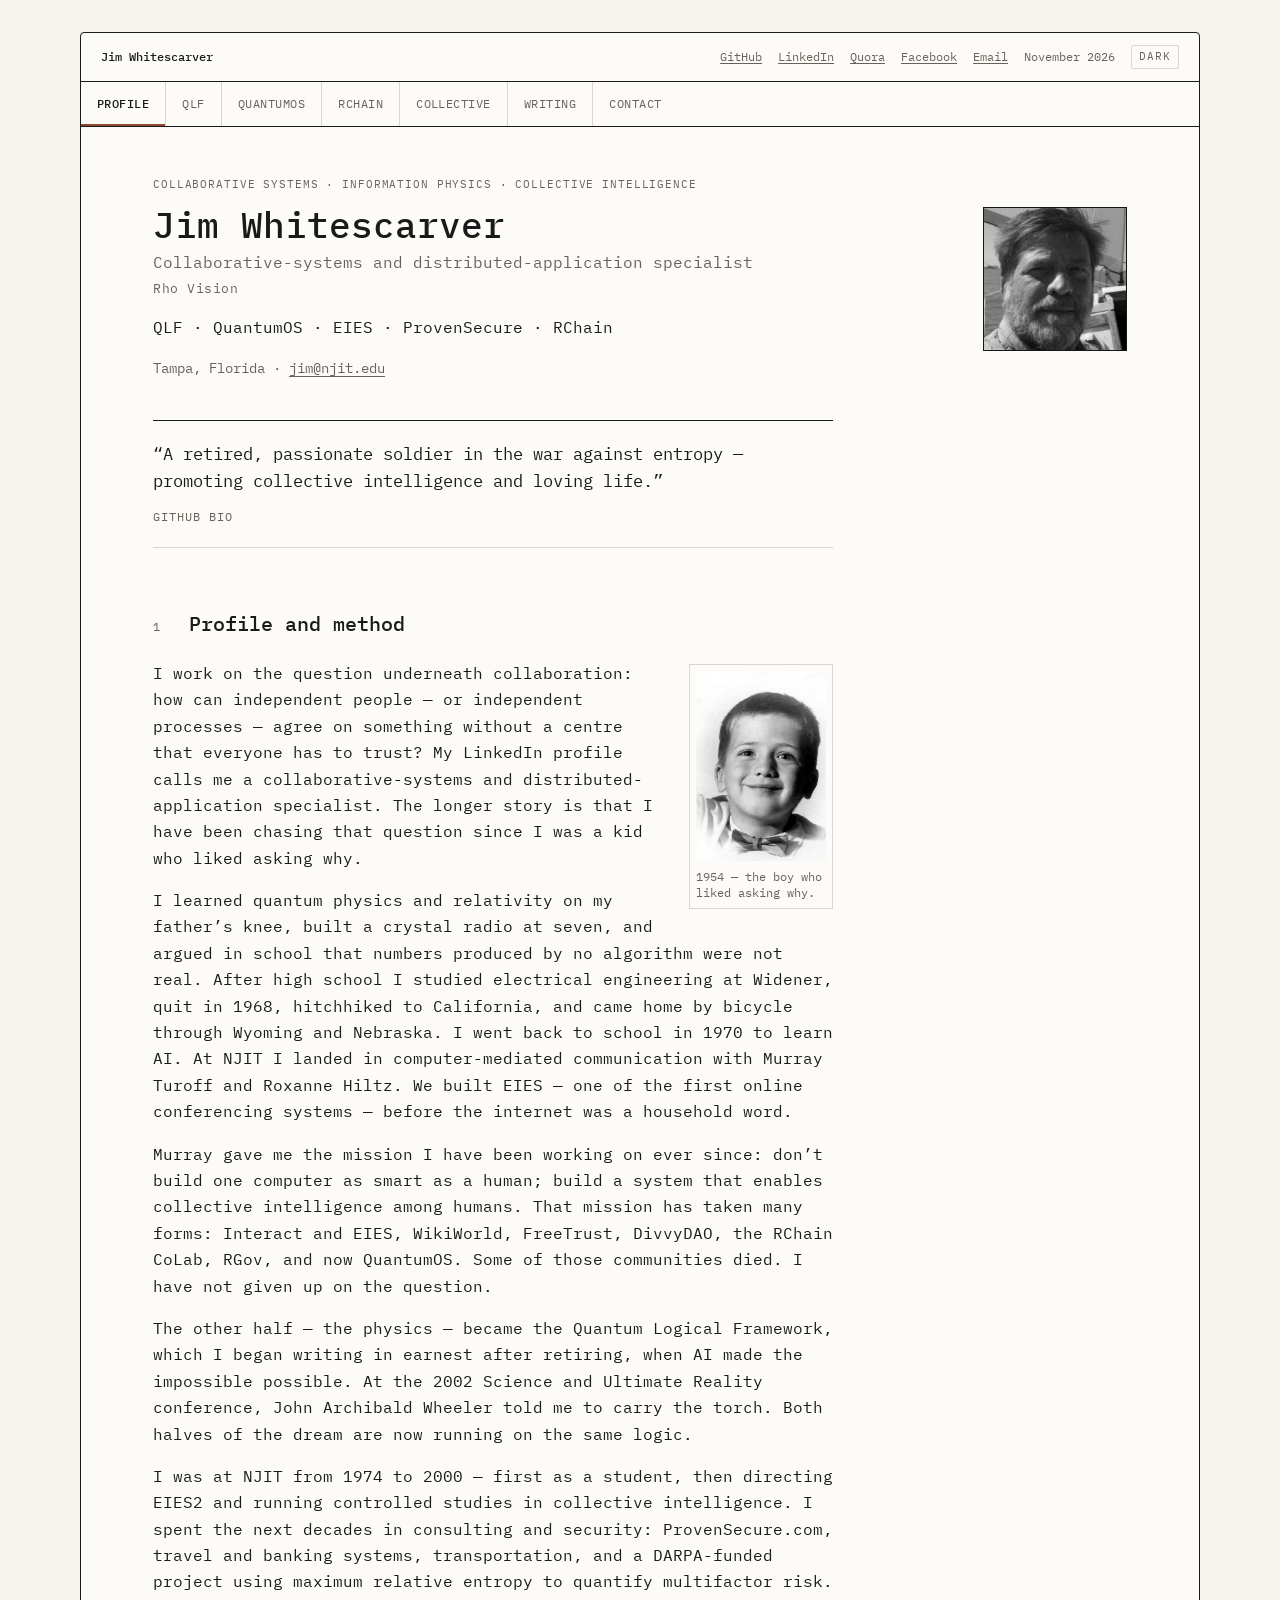
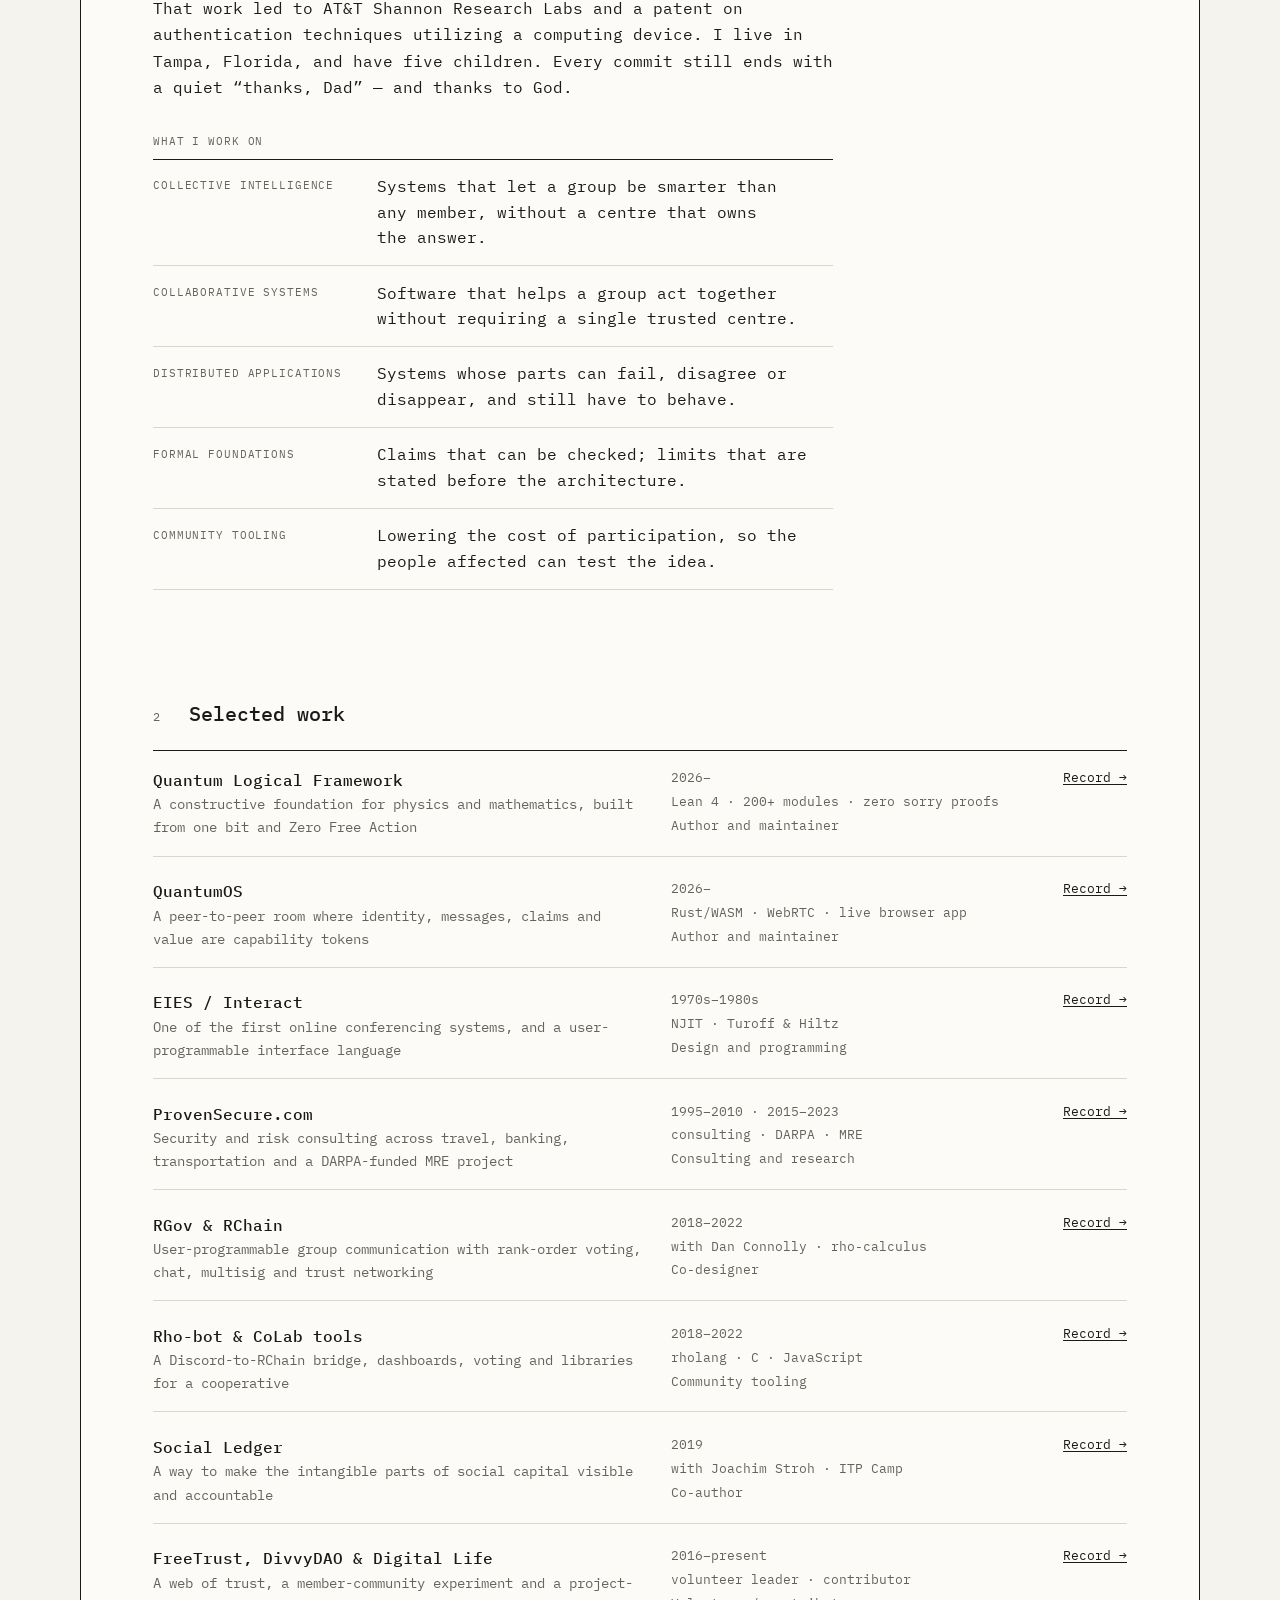
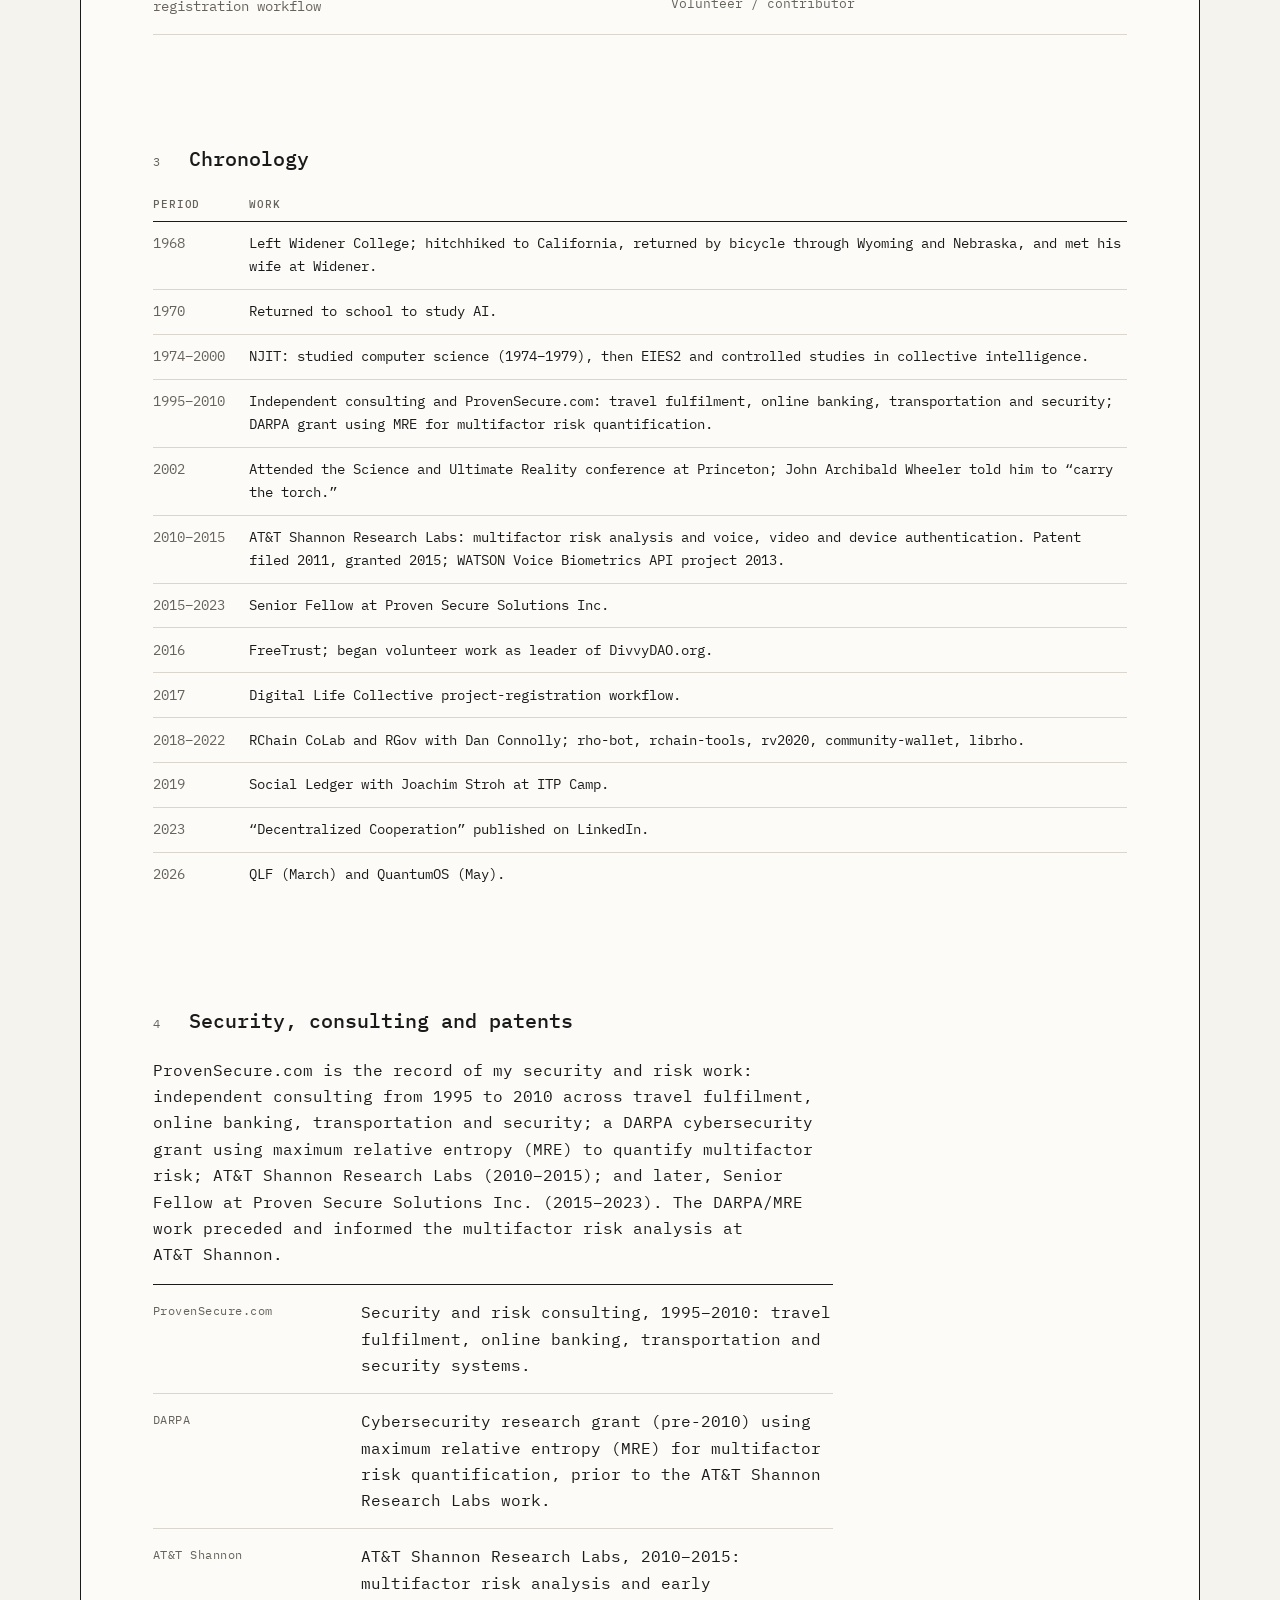
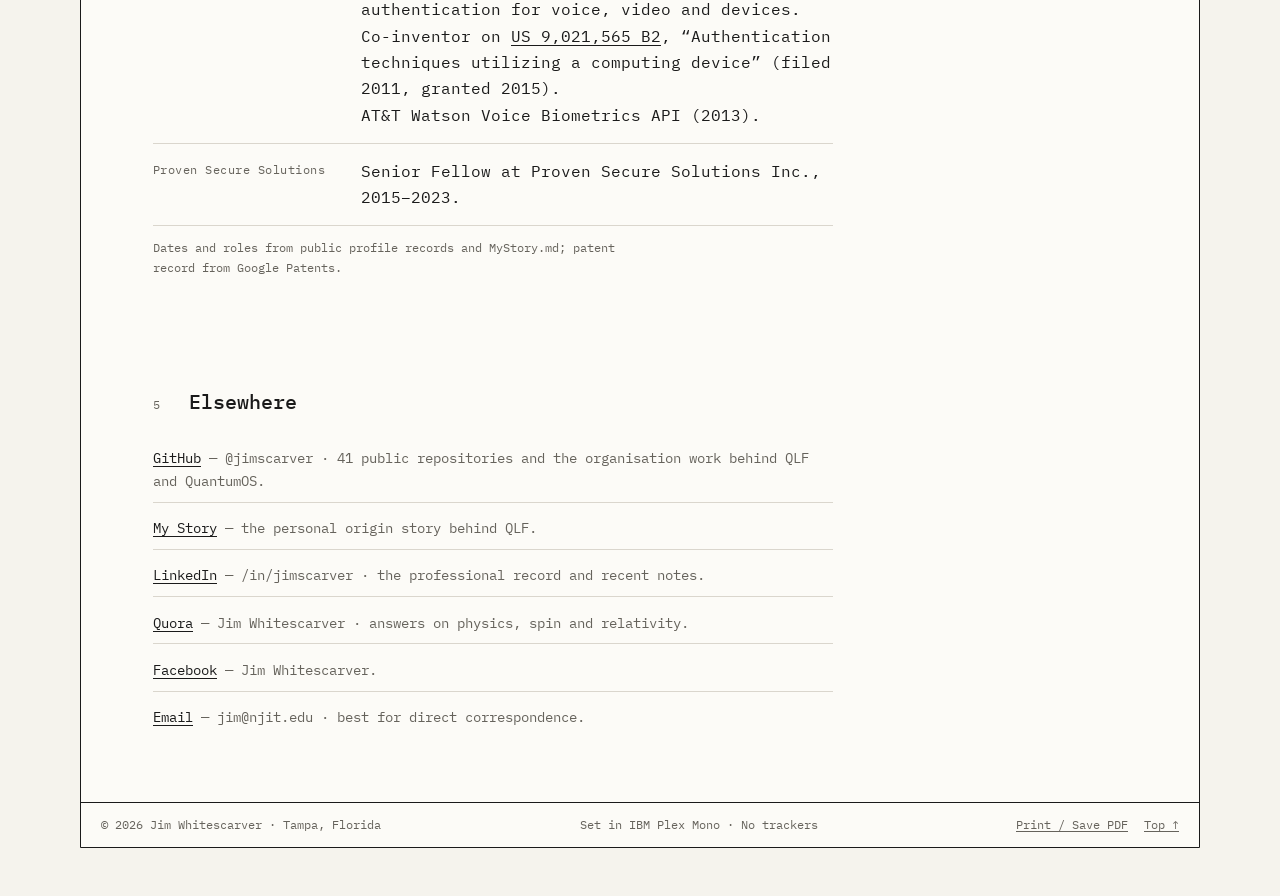
<file: index.html>
<!DOCTYPE html>
<html lang="en-US">
  <head>
    <meta charset="UTF-8" />
    <meta name="viewport" content="width=device-width, initial-scale=1.0" />
    <script>
      if (
        location.protocol === "http:" &&
        /(^|\.)jimscarver\.com$/.test(location.hostname)
      ) {
        location.replace(
          "https://jimscarver.com" +
            location.pathname +
            location.search +
            location.hash,
        );
      }
    </script>
    <title>Jim Whitescarver — Collaborative systems &amp; information physics</title>
    <meta
      name="description"
      content="Jim Whitescarver is a collaborative-systems and distributed-application specialist in Tampa, Florida — a builder of EIES, ProvenSecure, RChain community tools, the Quantum Logical Framework and QuantumOS."
    />
    <meta name="author" content="Jim Whitescarver" />
    <meta name="theme-color" content="#fcfbf7" />
    <script>
      (function () {
        try {
          var stored = localStorage.getItem("theme");
          var theme =
            stored === "light" || stored === "dark"
              ? stored
              : window.matchMedia("(prefers-color-scheme: dark)").matches
                ? "dark"
                : "light";
          document.documentElement.dataset.theme = theme;
          var meta = document.querySelector('meta[name="theme-color"]');
          if (meta) {
            meta.setAttribute("content", theme === "dark" ? "#151513" : "#fcfbf7");
          }
        } catch (error) {
          // Default to the light palette.
        }
      })();
    </script>
    <noscript>
      <style>
        .panel[hidden] {
          display: block !important;
        }
        .tab-index {
          display: none !important;
        }
        .print-only {
          display: none !important;
        }
      </style>
    </noscript>
    <link rel="canonical" href="https://jimscarver.com/" />
    <link rel="icon" type="image/svg+xml" href="favicon.svg" />
    <link rel="icon" type="image/png" sizes="32x32" href="favicon-32.png" />
    <link rel="apple-touch-icon" href="apple-touch-icon.png" />
    <link
      rel="preload"
      href="fonts/ibm-plex-mono-400.woff2"
      as="font"
      type="font/woff2"
      crossorigin
    />
    <link
      rel="preload"
      href="fonts/ibm-plex-mono-500.woff2"
      as="font"
      type="font/woff2"
      crossorigin
    />
    <meta property="og:type" content="profile" />
    <meta
      property="og:title"
      content="Jim Whitescarver — Collaborative systems &amp; information physics"
    />
    <meta
      property="og:description"
      content="Collaborative systems, information physics and collective intelligence. EIES, ProvenSecure, RChain, QLF, QuantumOS and community tooling from Tampa, Florida."
    />
    <meta property="og:url" content="https://jimscarver.com/" />
    <meta property="og:image" content="https://jimscarver.com/assets/og.png" />
    <meta property="og:image:width" content="1200" />
    <meta property="og:image:height" content="630" />
    <meta
      property="og:image:alt"
      content="Jim Whitescarver — collaborative systems, information physics, collective intelligence."
    />
    <meta property="profile:first_name" content="Jim" />
    <meta property="profile:last_name" content="Whitescarver" />
    <meta property="profile:username" content="jimscarver" />
    <meta name="twitter:card" content="summary_large_image" />
    <meta
      name="twitter:title"
      content="Jim Whitescarver — Collaborative systems &amp; information physics"
    />
    <meta
      name="twitter:description"
      content="Collaborative systems, information physics and collective intelligence. EIES, ProvenSecure, RChain, QLF, QuantumOS and community tooling from Tampa, Florida."
    />
    <meta name="twitter:image" content="https://jimscarver.com/assets/og.png" />
    <script type="application/ld+json">
      {
        "@context": "https://schema.org",
        "@type": "ProfilePage",
        "url": "https://jimscarver.com/",
        "name": "Jim Whitescarver — Collaborative systems and information physics",
        "dateModified": "2026-11-07",
        "mainEntity": {
          "@type": "Person",
          "@id": "https://jimscarver.com/#person",
          "name": "Jim Whitescarver",
          "url": "https://jimscarver.com/",
          "email": "mailto:jim@njit.edu",
          "jobTitle": "Collaborative-systems and distributed-application specialist",
          "description": "Collaborative-systems and distributed-application specialist in Tampa, Florida — a builder of EIES, ProvenSecure, RChain community tools, the Quantum Logical Framework and QuantumOS.",
          "image": "https://jimscarver.com/assets/jim-portrait.jpg",
          "address": {
            "@type": "PostalAddress",
            "addressLocality": "Tampa",
            "addressRegion": "Florida",
            "addressCountry": "US"
          },
          "alumniOf": {
            "@type": "CollegeOrUniversity",
            "name": "New Jersey Institute of Technology"
          },
          "worksFor": {
            "@type": "Organization",
            "name": "Rho Vision"
          },
          "sameAs": [
            "https://github.com/jimscarver",
            "https://www.linkedin.com/in/jimscarver",
            "https://www.quora.com/profile/Jim-Whitescarver",
            "https://www.facebook.com/jim.whitescarver"
          ],
          "knowsAbout": [
            "Collaborative systems",
            "Computer-mediated communication",
            "Collective intelligence",
            "EIES",
            "ProvenSecure",
            "Cybersecurity",
            "Multifactor risk analysis",
            "Maximum relative entropy",
            "Biometric authentication",
            "Distributed applications",
            "Rho calculus",
            "Rholang",
            "RChain",
            "RGov",
            "Information physics",
            "Quantum Logical Framework",
            "QuantumOS",
            "Lean 4",
            "Object capabilities",
            "Social capital",
            "Web of trust"
          ]
        }
      }
    </script>
    <link rel="stylesheet" href="styles.css" />
    <script src="script.js" defer></script>
  </head>
  <body>
    <a class="skip-link" href="#main">Skip to content</a>
    <div class="site" id="top">
      <div class="window">
        <header class="window-header">
          <a class="brand" href="#profile">Jim Whitescarver</a>
          <nav class="header-links" aria-label="Profiles and contact">
            <a
              href="https://github.com/jimscarver"
              target="_blank"
              rel="noopener noreferrer"
              >GitHub</a
            >
            <a
              href="https://www.linkedin.com/in/jimscarver"
              target="_blank"
              rel="noopener noreferrer"
              >LinkedIn</a
            >
            <a
              href="https://www.quora.com/profile/Jim-Whitescarver"
              target="_blank"
              rel="noopener noreferrer"
              >Quora</a
            >
            <a
              href="https://www.facebook.com/jim.whitescarver"
              target="_blank"
              rel="noopener noreferrer"
              >Facebook</a
            >
            <a href="mailto:jim@njit.edu">Email</a>
            <span class="header-date">November 2026</span>
            <button
              type="button"
              class="theme-toggle"
              aria-label="Switch to dark theme"
            >
              Dark
            </button>
          </nav>
        </header>

        <nav class="tab-index" aria-label="Sections" role="tablist">
          <a
            class="tab"
            id="tab-profile"
            href="#profile"
            role="tab"
            aria-selected="true"
            aria-controls="profile"
            tabindex="0"
            >Profile</a
          >
          <a
            class="tab"
            id="tab-qlf"
            href="#qlf"
            role="tab"
            aria-selected="false"
            aria-controls="qlf"
            tabindex="-1"
            >QLF</a
          >
          <a
            class="tab"
            id="tab-quantumos"
            href="#quantumos"
            role="tab"
            aria-selected="false"
            aria-controls="quantumos"
            tabindex="-1"
            >QuantumOS</a
          >
          <a
            class="tab"
            id="tab-rchain"
            href="#rchain"
            role="tab"
            aria-selected="false"
            aria-controls="rchain"
            tabindex="-1"
            >RChain</a
          >
          <a
            class="tab"
            id="tab-collective"
            href="#collective"
            role="tab"
            aria-selected="false"
            aria-controls="collective"
            tabindex="-1"
            >Collective</a
          >
          <a
            class="tab"
            id="tab-writing"
            href="#writing"
            role="tab"
            aria-selected="false"
            aria-controls="writing"
            tabindex="-1"
            >Writing</a
          >
          <a
            class="tab"
            id="tab-contact"
            href="#contact"
            role="tab"
            aria-selected="false"
            aria-controls="contact"
            tabindex="-1"
            >Contact</a
          >
        </nav>

        <main id="main">
          <div class="print-header print-only">
            <div class="print-name">Jim Whitescarver</div>
            <div class="print-role">
              Collaborative-systems and distributed-application specialist ·
              Rho Vision
            </div>
            <div class="print-contact">
              Tampa, Florida · jim@njit.edu · jimscarver.com
            </div>
          </div>

          <!-- Profile ---------------------------------------------------- -->
          <section
            class="panel"
            id="profile"
            role="tabpanel"
            aria-labelledby="tab-profile"
            tabindex="0"
          >
            <header class="profile-hero">
              <img
                class="portrait"
                src="assets/jim-portrait.jpg"
                alt="Jim Whitescarver, wearing a plaid shirt, photographed outdoors near water."
                width="112"
                height="112"
              />
              <div>
                <p class="descriptor">
                  Collaborative systems · Information physics · Collective
                  intelligence
                </p>
                <h1>Jim Whitescarver</h1>
                <p class="profile-role">
                  <span class="nowrap">Collaborative-systems</span> and
                  <span class="nowrap">distributed-application</span> specialist
                </p>
                <p class="profile-affiliation">Rho Vision</p>
                <p class="profile-work-index">
                  QLF · QuantumOS · EIES · ProvenSecure · RChain
                </p>
                <p class="profile-place">
                  Tampa, Florida ·
                  <a href="mailto:jim@njit.edu">jim@njit.edu</a>
                </p>
              </div>
            </header>

            <figure class="pull-quote">
              <blockquote>
                <p>
                  “A retired, passionate soldier in the war against entropy —
                  promoting collective intelligence and loving life.”
                </p>
              </blockquote>
              <figcaption>GitHub bio</figcaption>
            </figure>

            <section
              class="section"
              id="profile-about"
              aria-labelledby="profile-about-heading"
            >
              <h2 class="section-heading" id="profile-about-heading">
                <span class="section-number" aria-hidden="true">1</span>
                <span>Profile and method</span>
              </h2>
              <div class="prose">
                <figure class="archive-figure">
                  <img
                    src="assets/jim-1954.jpg"
                    alt="A young Jim Whitescarver in a bow tie, studio portrait, 1954."
                    width="160"
                    height="233"
                    loading="lazy"
                    decoding="async"
                  />
                  <figcaption>1954 — the boy who liked asking why.</figcaption>
                </figure>
                <p>
                  I work on the question underneath collaboration: how can
                  independent people — or independent processes — agree on
                  something without a centre that everyone has to trust? My
                  LinkedIn profile calls me a collaborative-systems and
                  distributed-application specialist. The longer story is that I
                  have been chasing that question since I was a kid who liked
                  asking why.
                </p>
                <p>
                  I learned quantum physics and relativity on my father’s knee,
                  built a crystal radio at seven, and argued in school that
                  numbers produced by no algorithm were not real. After high
                  school I studied electrical engineering at Widener, quit in
                  1968, hitchhiked to California, and came home by bicycle
                  through Wyoming and Nebraska. I went back to school in 1970 to
                  learn AI. At NJIT I landed in computer-mediated communication
                  with Murray Turoff and Roxanne Hiltz. We built EIES — one of the
                  first online conferencing systems — before the internet was a
                  household word.
                </p>
                <p>
                  Murray gave me the mission I have been working on ever since:
                  don’t build one computer as smart as a human; build a system
                  that enables collective intelligence among humans. That mission
                  has taken many forms: Interact and EIES, WikiWorld, FreeTrust,
                  DivvyDAO, the RChain CoLab, RGov, and now QuantumOS. Some of
                  those communities died. I have not given up on the question.
                </p>
                <p>
                  The other half — the physics — became the Quantum Logical
                  Framework, which I began writing in earnest after retiring,
                  when AI made the impossible possible. At the 2002 Science and
                  Ultimate Reality conference, John Archibald Wheeler told me to
                  carry the torch. Both halves of the dream are now running on
                  the same logic.
                </p>
                <p>
                  I was at NJIT from 1974 to 2000 — first as a student, then
                  directing EIES2 and running controlled studies in collective
                  intelligence. I spent the next decades in consulting and
                  security: ProvenSecure.com, travel and banking systems,
                  transportation, and a DARPA-funded project using maximum
                  relative entropy to quantify multifactor risk. That work led to
                  AT&amp;T Shannon Research Labs and a patent on authentication
                  techniques utilizing a computing device. I live in Tampa,
                  Florida, and have five children. Every commit still ends with a
                  quiet “thanks, Dad” — and thanks to God.
                </p>
              </div>
              <p class="method-label what-why-label">What I work on</p>
              <dl class="what-why">
                <div class="what-why-row">
                  <dt>Collective intelligence</dt>
                  <dd>
                    Systems that let a group be smarter than any member, without
                    a centre that owns the answer.
                  </dd>
                </div>
                <div class="what-why-row">
                  <dt>Collaborative systems</dt>
                  <dd>
                    Software that helps a group act together without requiring a
                    single trusted centre.
                  </dd>
                </div>
                <div class="what-why-row">
                  <dt>Distributed applications</dt>
                  <dd>
                    Systems whose parts can fail, disagree or disappear, and
                    still have to behave.
                  </dd>
                </div>
                <div class="what-why-row">
                  <dt>Formal foundations</dt>
                  <dd>
                    Claims that can be checked; limits that are stated before
                    the architecture.
                  </dd>
                </div>
                <div class="what-why-row">
                  <dt>Community tooling</dt>
                  <dd>
                    Lowering the cost of participation, so the people affected
                    can test the idea.
                  </dd>
                </div>
              </dl>
            </section>

            <section
              class="section"
              id="profile-work"
              aria-labelledby="profile-work-heading"
            >
              <h2 class="section-heading" id="profile-work-heading">
                <span class="section-number" aria-hidden="true">2</span>
                <span>Selected work</span>
              </h2>
              <ul class="work-list">
                <li class="work-row">
                  <div class="work-main">
                    <span class="work-title">Quantum Logical Framework</span>
                    <span class="work-subtitle"
                      >A constructive foundation for physics and mathematics,
                      built from one bit and Zero Free Action</span
                    >
                  </div>
                  <div class="work-meta">
                    <span>2026–</span>
                    <span>Lean 4 · 200+ modules · zero <code>sorry</code> proofs</span>
                    <span>Author and maintainer</span>
                  </div>
                  <a class="work-link" href="#qlf">Record →</a>
                </li>
                <li class="work-row">
                  <div class="work-main">
                    <span class="work-title">QuantumOS</span>
                    <span class="work-subtitle"
                      >A peer-to-peer room where identity, messages, claims and
                      value are capability tokens</span
                    >
                  </div>
                  <div class="work-meta">
                    <span>2026–</span>
                    <span>Rust/WASM · WebRTC · live browser app</span>
                    <span>Author and maintainer</span>
                  </div>
                  <a class="work-link" href="#quantumos">Record →</a>
                </li>
                <li class="work-row">
                  <div class="work-main">
                    <span class="work-title">EIES / Interact</span>
                    <span class="work-subtitle"
                      >One of the first online conferencing systems, and a
                      user-programmable interface language</span
                    >
                  </div>
                  <div class="work-meta">
                    <span>1970s–1980s</span>
                    <span>NJIT · Turoff &amp; Hiltz</span>
                    <span>Design and programming</span>
                  </div>
                  <a class="work-link" href="#collective">Record →</a>
                </li>
                <li class="work-row">
                  <div class="work-main">
                    <span class="work-title">ProvenSecure.com</span>
                    <span class="work-subtitle"
                      >Security and risk consulting across travel, banking,
                      transportation and a DARPA-funded MRE project</span
                    >
                  </div>
                  <div class="work-meta">
                    <span>1995–2010 · 2015–2023</span>
                    <span>consulting · DARPA · MRE</span>
                    <span>Consulting and research</span>
                  </div>
                  <a class="work-link" href="#profile-patents">Record →</a>
                </li>
                <li class="work-row">
                  <div class="work-main">
                    <span class="work-title">RGov &amp; RChain</span>
                    <span class="work-subtitle"
                      >User-programmable group communication with rank-order
                      voting, chat, multisig and trust networking</span
                    >
                  </div>
                  <div class="work-meta">
                    <span>2018–2022</span>
                    <span>with Dan Connolly · rho-calculus</span>
                    <span>Co-designer</span>
                  </div>
                  <a class="work-link" href="#rchain">Record →</a>
                </li>
                <li class="work-row">
                  <div class="work-main">
                    <span class="work-title">Rho-bot &amp; CoLab tools</span>
                    <span class="work-subtitle"
                      >A Discord-to-RChain bridge, dashboards, voting and
                      libraries for a cooperative</span
                    >
                  </div>
                  <div class="work-meta">
                    <span>2018–2022</span>
                    <span>rholang · C · JavaScript</span>
                    <span>Community tooling</span>
                  </div>
                  <a class="work-link" href="#rchain">Record →</a>
                </li>
                <li class="work-row">
                  <div class="work-main">
                    <span class="work-title">Social Ledger</span>
                    <span class="work-subtitle"
                      >A way to make the intangible parts of social capital
                      visible and accountable</span
                    >
                  </div>
                  <div class="work-meta">
                    <span>2019</span>
                    <span>with Joachim Stroh · ITP Camp</span>
                    <span>Co-author</span>
                  </div>
                  <a class="work-link" href="#collective">Record →</a>
                </li>
                <li class="work-row">
                  <div class="work-main">
                    <span class="work-title"
                      >FreeTrust, DivvyDAO &amp; Digital Life</span
                    >
                    <span class="work-subtitle"
                      >A web of trust, a member-community experiment and a
                      project-registration workflow</span
                    >
                  </div>
                  <div class="work-meta">
                    <span>2016–present</span>
                    <span>volunteer leader · contributor</span>
                    <span>Volunteer / contributor</span>
                  </div>
                  <a class="work-link" href="#collective">Record →</a>
                </li>
              </ul>
            </section>

            <section
              class="section"
              id="profile-chronology"
              aria-labelledby="profile-chronology-heading"
            >
              <h2 class="section-heading" id="profile-chronology-heading">
                <span class="section-number" aria-hidden="true">3</span>
                <span>Chronology</span>
              </h2>
              <table class="chronology">
                <caption class="visually-hidden">
                  A chronology of Jim Whitescarver’s education, work and
                  community projects.
                </caption>
                <thead>
                  <tr>
                    <th scope="col">Period</th>
                    <th scope="col">Work</th>
                  </tr>
                </thead>
                <tbody>
                  <tr>
                    <td>1968</td>
                    <td>
                      Left Widener College; hitchhiked to California, returned
                      by bicycle through Wyoming and Nebraska, and met his wife
                      at Widener.
                    </td>
                  </tr>
                  <tr>
                    <td>1970</td>
                    <td>Returned to school to study AI.</td>
                  </tr>
                  <tr>
                    <td>1974–2000</td>
                    <td>
                      NJIT: studied computer science (1974–1979), then EIES2 and
                      controlled studies in collective intelligence.
                    </td>
                  </tr>
                  <tr>
                    <td>1995–2010</td>
                    <td>
                      Independent consulting and ProvenSecure.com: travel
                      fulfilment, online banking, transportation and security;
                      DARPA grant using MRE for multifactor risk quantification.
                    </td>
                  </tr>
                  <tr>
                    <td>2002</td>
                    <td>
                      Attended the Science and Ultimate Reality conference at
                      Princeton; John Archibald Wheeler told him to “carry the
                      torch.”
                    </td>
                  </tr>
                  <tr>
                    <td>2010–2015</td>
                    <td>
                      AT&amp;T Shannon Research Labs: multifactor risk analysis
                      and voice, video and device authentication. Patent filed
                      2011, granted 2015; WATSON Voice Biometrics API project
                      2013.
                    </td>
                  </tr>
                  <tr>
                    <td>2015–2023</td>
                    <td>
                      Senior Fellow at Proven Secure Solutions Inc.
                    </td>
                  </tr>
                  <tr>
                    <td>2016</td>
                    <td>
                      FreeTrust; began volunteer work as leader of DivvyDAO.org.
                    </td>
                  </tr>
                  <tr>
                    <td>2017</td>
                    <td>
                      Digital Life Collective project-registration workflow.
                    </td>
                  </tr>
                  <tr>
                    <td>2018–2022</td>
                    <td>
                      RChain CoLab and RGov with Dan Connolly; rho-bot,
                      rchain-tools, rv2020, community-wallet, librho.
                    </td>
                  </tr>
                  <tr>
                    <td>2019</td>
                    <td>
                      Social Ledger with Joachim Stroh at ITP Camp.
                    </td>
                  </tr>
                  <tr>
                    <td>2023</td>
                    <td>
                      “Decentralized Cooperation” published on LinkedIn.
                    </td>
                  </tr>
                  <tr>
                    <td>2026</td>
                    <td>
                      QLF (March) and QuantumOS (May).
                    </td>
                  </tr>
                </tbody>
              </table>
            </section>

            <section
              class="section"
              id="profile-patents"
              aria-labelledby="profile-patents-heading"
            >
              <h2 class="section-heading" id="profile-patents-heading">
                <span class="section-number" aria-hidden="true">4</span>
                <span>Security, consulting and patents</span>
              </h2>
              <div class="prose">
                <p>
                  ProvenSecure.com is the record of my security and risk work:
                  independent consulting from 1995 to 2010 across travel
                  fulfilment, online banking, transportation and security; a
                  DARPA cybersecurity grant using maximum relative entropy (MRE)
                  to quantify multifactor risk; AT&amp;T Shannon Research Labs
                  (2010–2015); and later, Senior Fellow at Proven Secure
                  Solutions Inc. (2015–2023). The DARPA/MRE work preceded and
                  informed the multifactor risk analysis at AT&amp;T Shannon.
                </p>
              </div>
              <dl class="record-list">
                <div class="record-row">
                  <dt>ProvenSecure.com</dt>
                  <dd>
                    Security and risk consulting, 1995–2010: travel fulfilment,
                    online banking, transportation and security systems.
                  </dd>
                </div>
                <div class="record-row">
                  <dt>DARPA</dt>
                  <dd>
                    Cybersecurity research grant (pre-2010) using maximum
                    relative entropy (MRE) for multifactor risk quantification,
                    prior to the AT&amp;T Shannon Research Labs work.
                  </dd>
                </div>
                <div class="record-row">
                  <dt>AT&amp;T Shannon</dt>
                  <dd>
                    AT&amp;T Shannon Research Labs, 2010–2015: multifactor risk
                    analysis and early authentication for voice, video and
                    devices.<br />
                    Co-inventor on
                    <a
                      href="https://patents.google.com/patent/US9021565B2/en"
                      target="_blank"
                      rel="noopener noreferrer"
                      >US 9,021,565 B2</a
                    >, “Authentication techniques utilizing a computing device”
                    (filed 2011, granted 2015).<br />
                    AT&amp;T Watson Voice Biometrics API (2013).
                  </dd>
                </div>
                <div class="record-row">
                  <dt>Proven Secure Solutions</dt>
                  <dd>
                    Senior Fellow at Proven Secure Solutions Inc., 2015–2023.
                  </dd>
                </div>
              </dl>
              <p class="source-note">
                Dates and roles from public profile records and MyStory.md;
                patent record from Google Patents.
              </p>
            </section>

            <section
              class="section"
              id="profile-elsewhere"
              aria-labelledby="profile-elsewhere-heading"
            >
              <h2 class="section-heading" id="profile-elsewhere-heading">
                <span class="section-number" aria-hidden="true">5</span>
                <span>Elsewhere</span>
              </h2>
              <ul class="link-list">
                <li>
                  <a
                    href="https://github.com/jimscarver"
                    target="_blank"
                    rel="noopener noreferrer"
                    >GitHub</a
                  >
                  <span class="link-note"
                    >— @jimscarver · 41 public repositories and the organisation
                    work behind QLF and QuantumOS.</span
                  >
                </li>
                <li>
                  <a
                    href="https://github.com/rhovision-org/quantum-logical-framework/blob/main/MyStory.md"
                    target="_blank"
                    rel="noopener noreferrer"
                    >My Story</a
                  >
                  <span class="link-note"
                    >— the personal origin story behind QLF.</span
                  >
                </li>
                <li>
                  <a
                    href="https://www.linkedin.com/in/jimscarver"
                    target="_blank"
                    rel="noopener noreferrer"
                    >LinkedIn</a
                  >
                  <span class="link-note"
                    >— /in/jimscarver · the professional record and recent
                    notes.</span
                  >
                </li>
                <li>
                  <a
                    href="https://www.quora.com/profile/Jim-Whitescarver"
                    target="_blank"
                    rel="noopener noreferrer"
                    >Quora</a
                  >
                  <span class="link-note"
                    >— Jim Whitescarver · answers on physics, spin and
                    relativity.</span
                  >
                </li>
                <li>
                  <a
                    href="https://www.facebook.com/jim.whitescarver"
                    target="_blank"
                    rel="noopener noreferrer"
                    >Facebook</a
                  >
                  <span class="link-note">— Jim Whitescarver.</span>
                </li>
                <li>
                  <a href="mailto:jim@njit.edu">Email</a>
                  <span class="link-note"
                    >— jim@njit.edu · best for direct correspondence.</span
                  >
                </li>
              </ul>
            </section>
          </section>

          <!-- QLF -------------------------------------------------------- -->
          <section
            class="panel"
            id="qlf"
            role="tabpanel"
            aria-labelledby="tab-qlf"
            tabindex="0"
            hidden
          >
            <header class="title-block">
              <p class="descriptor">Research programme · 2026–</p>
              <h1 class="case-title">Quantum Logical Framework</h1>
              <p class="case-subtitle">
                A constructive foundation for mathematics and physics, built
                from one finite distinction: one bit, one Zero-Free-Action
                event.
              </p>
              <dl class="metadata">
                <div class="metadata-row">
                  <dt>Field</dt>
                  <dd>Foundations of physics and mathematics</dd>
                </div>
                <div class="metadata-row">
                  <dt>Method</dt>
                  <dd>Constructive logic · Lean 4 · machine-checked proofs</dd>
                </div>
                <div class="metadata-row">
                  <dt>Status</dt>
                  <dd>
                    Open research programme; claims and defeaters published
                  </dd>
                </div>
                <div class="metadata-row">
                  <dt>Repository</dt>
                  <dd>
                    <a
                      href="https://github.com/rhovision-org/quantum-logical-framework"
                      target="_blank"
                      rel="noopener noreferrer"
                      >rhovision-org/quantum-logical-framework</a
                    >
                  </dd>
                </div>
                <div class="metadata-row">
                  <dt>Live</dt>
                  <dd>
                    <a
                      href="https://rhovision-org.github.io/quantum-logical-framework/"
                      target="_blank"
                      rel="noopener noreferrer"
                      >rhovision-org.github.io/quantum-logical-framework</a
                    >
                  </dd>
                </div>
              </dl>
            </header>

            <section
              class="section"
              id="qlf-idea"
              aria-labelledby="qlf-idea-heading"
            >
              <h2 class="section-heading" id="qlf-idea-heading">
                <span class="section-number" aria-hidden="true">1</span>
                <span>The one idea</span>
              </h2>
              <div class="prose">
                <p>
                  QLF starts from a fact about measurement, not a claim about
                  physics: no measurement has ever produced a real number. Every
                  outcome is a count plus a rational interval. From that starting
                  point it builds a finite, computable substrate in which
                  propositions are phase-string distinctions and truth is decided
                  by measurement — a Zero-Free-Action closure.
                </p>
                <p>
                  The primitive is a half-spin closure: one bit of distinction,
                  <code>log 2</code>, that closes only when its action balances.
                  Spacetime, matter and the constants are then supposed to
                  follow, rather than be assumed.
                </p>
              </div>
            </section>

            <section
              class="section"
              id="qlf-reports"
              aria-labelledby="qlf-reports-heading"
            >
              <h2 class="section-heading" id="qlf-reports-heading">
                <span class="section-number" aria-hidden="true">2</span>
                <span>What the repository reports</span>
              </h2>
              <div class="evidence-grid">
                <div class="evidence-item">
                  <span class="evidence-number">200+</span>
                  <span class="evidence-label">Lean modules</span>
                  <span class="evidence-note"
                    >Zero <code>sorry</code> proofs.</span
                  >
                </div>
                <div class="evidence-item">
                  <span class="evidence-number">MO2</span>
                  <span class="evidence-label">quantum logic</span>
                  <span class="evidence-note"
                    >Orthomodular, non-distributive, machine-checked.</span
                  >
                </div>
                <div class="evidence-item">
                  <span class="evidence-number">0</span>
                  <span class="evidence-label">free parameters</span>
                  <span class="evidence-note"
                    ><code>α = 1/137</code> and
                    <code>m_p/m_e = 6π⁵</code>.</span
                  >
                </div>
              </div>
              <table class="record-table">
                <caption class="visually-hidden">
                  Selected claims from the Quantum Logical Framework repository.
                </caption>
                <thead>
                  <tr>
                    <th scope="col">Claim</th>
                    <th scope="col">What the repository reports</th>
                  </tr>
                </thead>
                <tbody>
                  <tr>
                    <td>Formal core</td>
                    <td>
                      More than 200 Lean modules with zero
                      <code>sorry</code> proofs; the combinatorial core sits
                      within RCA₀ (no Axiom of Choice, no continuity).
                    </td>
                  </tr>
                  <tr>
                    <td>Quantum logic</td>
                    <td>
                      The minimal quantum logic <code>MO2</code>:
                      orthocomplemented, orthomodular, and provably
                      non-distributive, with no bridge axiom.
                    </td>
                  </tr>
                  <tr>
                    <td>Constants</td>
                    <td>
                      <code>α = 1/137</code> and
                      <code>m_p/m_e = 6π⁵</code>, reported from ZFA + h with no
                      free parameters. <code>Ω_Λ ≈ log 2</code> is described in
                      the README as an observed match, not a derivation.
                    </td>
                  </tr>
                  <tr>
                    <td>Millennium problems</td>
                    <td>
                      Reformulated as verified discrete cores plus one named
                      continuum boundary — explicitly not a claim to have
                      settled the Clay statements.
                    </td>
                  </tr>
                  <tr>
                    <td>Empirical posture</td>
                    <td>
                      Exclusivity — that only ZFA is happening — is a published
                      conjecture with named defeaters, not a theorem.
                    </td>
                  </tr>
                </tbody>
              </table>
              <p class="source-note">
                Characterisations and figures follow the QLF README; the proofs
                are the authority.
              </p>
            </section>

            <section
              class="section"
              id="qlf-check"
              aria-labelledby="qlf-check-heading"
            >
              <h2 class="section-heading" id="qlf-check-heading">
                <span class="section-number" aria-hidden="true">3</span>
                <span>How to check it</span>
              </h2>
              <ol class="steps">
                <li>
                  <span class="step-label">Clone the repository.</span>
                  Everything needed to check the claims is in the tree.
                </li>
                <li>
                  <span class="step-label">Run <code>lake build</code>.</span>
                  The proofs check or they do not.
                </li>
                <li>
                  <span class="step-label">Read the short route in.</span>
                  <a
                    href="https://github.com/rhovision-org/quantum-logical-framework/blob/main/Introducing_QLF.md"
                    target="_blank"
                    rel="noopener noreferrer"
                    >Introducing_QLF.md</a
                  >
                  gives the idea; 
                  <a
                    href="https://github.com/rhovision-org/quantum-logical-framework/blob/main/Completeness_Evidence.md"
                    target="_blank"
                    rel="noopener noreferrer"
                    >Completeness_Evidence.md</a
                  >
                  gives the method and the limits.
                </li>
                <li>
                  <span class="step-label">Read the defeaters.</span>
                  <a
                    href="https://github.com/rhovision-org/quantum-logical-framework/blob/main/Positioning.md"
                    target="_blank"
                    rel="noopener noreferrer"
                    >Positioning.md</a
                  >
                  states what would count against the programme. That is the
                  part worth checking first.
                </li>
              </ol>
              <div class="listing">
                <div class="listing-header">
                  <span>Shell</span>
                  <button
                    type="button"
                    class="copy-button"
                    data-copy="git clone https://github.com/rhovision-org/quantum-logical-framework"
                  >
                    Copy
                  </button>
                </div>
                <pre><code>git clone https://github.com/rhovision-org/quantum-logical-framework
cd quantum-logical-framework
lake build</code></pre>
              </div>
            </section>

            <section
              class="section"
              id="qlf-wrong"
              aria-labelledby="qlf-wrong-heading"
            >
              <h2 class="section-heading" id="qlf-wrong-heading">
                <span class="section-number" aria-hidden="true">4</span>
                <span>Where it could be wrong</span>
              </h2>
              <aside class="callout">
                <span class="method-label">Kill conditions</span>
                <p>
                  QLF publishes its own defeaters. The exclusivity claim — that
                  only ZFA is happening — is a conjecture, not a theorem. It is
                  held open to falsification by named experiments: an axion
                  detection, a confirmed drift in the fine-structure constant, a
                  neutrinoless double-beta signal at LEGEND-1000/nEXO reach, a
                  QRNG deviation, and three others. An item marked open is a
                  value awaiting calculation, not a result.
                </p>
              </aside>
              <p class="source-note">
                Source: the QLF README and
                <code>Completeness_Evidence.md</code> §4c.
              </p>
            </section>

            <section
              class="section"
              id="qlf-origin"
              aria-labelledby="qlf-origin-heading"
            >
              <h2 class="section-heading" id="qlf-origin-heading">
                <span class="section-number" aria-hidden="true">5</span>
                <span>Where it came from</span>
              </h2>
              <div class="prose">
                <p>
                  QLF did not arrive suddenly. It began on my father’s knee — he
                  taught me relativity and quantum physics, wrote to Einstein,
                  and taught me to distrust secondhand claims about Einstein. It
                  continued through a childhood protest that “real numbers” were
                  not real, a senior-year proof of the fundamental theorem of
                  calculus using difference tables, EIES, the Electronic
                  Information Exchange System, Murray Turoff’s
                  collective-intelligence mission, and a long argument about
                  black holes, spin, and local time.
                </p>
                <p>
                  At the 2002 Science and Ultimate Reality conference in
                  Princeton, John Archibald Wheeler told me to “carry the
                  torch.” MyStory.md is the full route: the physics, the
                  communities, the dead ends, and the return. It is the personal
                  record behind the proofs on this page.
                </p>
              </div>
              <figure class="pull-quote pull-quote--tight">
                <blockquote>
                  <p>
                    “The torch Wheeler told me to carry is lit at both ends.<br />
                    Thanks, Dad. Thanks, Murray. Thanks God.”
                  </p>
                </blockquote>
                <figcaption>MyStory.md, Quantum Logical Framework</figcaption>
              </figure>
              <p>
                <a
                  href="https://github.com/rhovision-org/quantum-logical-framework/blob/main/MyStory.md"
                  target="_blank"
                  rel="noopener noreferrer"
                  >Read the full story in MyStory.md →</a
                >
              </p>
            </section>

            <section
              class="section"
              id="qlf-open"
              aria-labelledby="qlf-open-heading"
            >
              <h2 class="section-heading" id="qlf-open-heading">
                <span class="section-number" aria-hidden="true">6</span>
                <span>What to open first</span>
              </h2>
              <ul class="link-list">
                <li>
                  <a
                    href="https://rhovision-org.github.io/quantum-logical-framework/"
                    target="_blank"
                    rel="noopener noreferrer"
                    >The live index</a
                  >
                  <span class="link-note">— the project’s own front door.</span>
                </li>
                <li>
                  <a
                    href="https://rhovision-org.github.io/quantum-logical-framework/FlowChart.html"
                    target="_blank"
                    rel="noopener noreferrer"
                    >FlowChart</a
                  >
                  <span class="link-note"
                    >— the whole framework as one clickable map.</span
                  >
                </li>
                <li>
                  <a
                    href="https://rhovision-org.github.io/quantum-logical-framework/spacetime_constructor.html"
                    target="_blank"
                    rel="noopener noreferrer"
                    >Spectral Spacetime Constructor</a
                  >
                  <span class="link-note"
                    >— space as node position, time as clock rate, both shown
                    as frequency.</span
                  >
                </li>
                <li>
                  <a
                    href="https://rhovision-org.github.io/quantum-logical-framework/fredkin_machine.html"
                    target="_blank"
                    rel="noopener noreferrer"
                    >The Fredkin Machine</a
                  >
                  <span class="link-note"
                    >— conservative logic on the QLF substrate.</span
                  >
                </li>
                <li>
                  <a
                    href="https://github.com/rhovision-org/quantum-logical-framework#readme"
                    target="_blank"
                    rel="noopener noreferrer"
                    >README</a
                  >
                  <span class="link-note"
                    >— the long version, with the module table and headline
                    results.</span
                  >
                </li>
                <li>
                  <a
                    href="https://github.com/rhovision-org/quantum-logical-framework/blob/main/Introducing_QLF.md"
                    target="_blank"
                    rel="noopener noreferrer"
                    >Introducing QLF</a
                  >
                  <span class="link-note"
                    >— a short, link-rich introduction for the general
                    reader.</span
                  >
                </li>
              </ul>
            </section>
          </section>

          <!-- QuantumOS -------------------------------------------------- -->
          <section
            class="panel"
            id="quantumos"
            role="tabpanel"
            aria-labelledby="tab-quantumos"
            tabindex="0"
            hidden
          >
            <header class="title-block">
              <p class="descriptor">Peer-to-peer software · 2026–</p>
              <h1 class="case-title">QuantumOS</h1>
              <p class="case-subtitle">
                A room is not a chat channel. It is a shared process space,
                verified peer to peer.
              </p>
              <dl class="metadata">
                <div class="metadata-row">
                  <dt>Field</dt>
                  <dd>Collaborative systems; peer-to-peer</dd>
                </div>
                <div class="metadata-row">
                  <dt>Runtime</dt>
                  <dd>Rust/WASM ZFA kernel; WebRTC data channels</dd>
                </div>
                <div class="metadata-row">
                  <dt>Status</dt>
                  <dd>Live in the browser; open source; testnet path</dd>
                </div>
                <div class="metadata-row">
                  <dt>Repository</dt>
                  <dd>
                    <a
                      href="https://github.com/rhovision-org/quantum-os"
                      target="_blank"
                      rel="noopener noreferrer"
                      >rhovision-org/quantum-os</a
                    >
                  </dd>
                </div>
                <div class="metadata-row">
                  <dt>Live</dt>
                  <dd>
                    <a
                      href="https://rhovision-org.github.io/quantum-os/"
                      target="_blank"
                      rel="noopener noreferrer"
                      >rhovision-org.github.io/quantum-os</a
                    >
                  </dd>
                </div>
              </dl>
            </header>

            <section
              class="section"
              id="quantumos-what"
              aria-labelledby="quantumos-what-heading"
            >
              <h2 class="section-heading" id="quantumos-what-heading">
                <span class="section-number" aria-hidden="true">1</span>
                <span>What it is</span>
              </h2>
              <div class="prose">
                <p>
                  QuantumOS is a peer-to-peer layer for people and agents to
                  meet in rooms. Every identity, message, claim and unit of
                  value is a capability token whose validity is an algebraic
                  fact, not a policy someone has to enforce. In practice:
                  zero-trust peer-to-peer with capability tokens standing in for
                  ACLs, sessions and TLS at once.
                </p>
                <p>
                  To an engineer, the claim is narrow and checkable. To anyone
                  else, it is simpler: reaching another person and reaching the
                  truth, the agreement or the value between you are the same
                  verified act.
                </p>
              </div>
              <aside class="callout">
                <span class="method-label">EIES3</span>
                <p>
                  QuantumOS is EIES3 — the serverless, peer-to-peer,
                  capability-secure room I have been trying to build since the
                  1970s, with the rank-order voting, trust networking, multisig
                  and user-programmable group communication of RGov, but built
                  on the rho-calculus and owned by no server. AI agents can join
                  as full members — a facilitator, a scribe, a skeptic — governed
                  by the same liquid trust as the people, each one rung below the
                  humans who vouch for it. It is the EIES3 that Murray Turoff’s
                  mission pointed toward.
                </p>
              </aside>
            </section>

            <section
              class="section"
              id="quantumos-room"
              aria-labelledby="quantumos-room-heading"
            >
              <h2 class="section-heading" id="quantumos-room-heading">
                <span class="section-number" aria-hidden="true">2</span>
                <span>A room, concretely</span>
              </h2>
              <ol class="steps">
                <li>
                  <span class="step-label">Open the live app.</span>
                  No install is required.
                </li>
                <li>
                  <span class="step-label">Click Connect.</span>
                  The room is identified by a ZFA capability token in the URL
                  hash; your peer ID is a ZFA-balanced process.
                </li>
                <li>
                  <span class="step-label">Share the link.</span>
                  A second peer connects and appears in the Peers list.
                </li>
                <li>
                  <span class="step-label">Read the Room Process panel.</span>
                  It shows the combined <code>parallel(you, peer)</code> process
                  — balanced by construction.
                </li>
                <li>
                  <span class="step-label">Run a QLF command.</span>
                  Try <code>/braket +</code> or <code>/qucalc ^v</code>; output
                  broadcasts to every peer.
                </li>
              </ol>
            </section>

            <section
              class="section"
              id="quantumos-security"
              aria-labelledby="quantumos-security-heading"
            >
              <h2 class="section-heading" id="quantumos-security-heading">
                <span class="section-number" aria-hidden="true">3</span>
                <span>The security model</span>
              </h2>
              <table class="record-table">
                <caption class="visually-hidden">
                  The QuantumOS security model, layer by layer.
                </caption>
                <thead>
                  <tr>
                    <th scope="col">Layer</th>
                    <th scope="col">What the project says</th>
                  </tr>
                </thead>
                <tbody>
                  <tr>
                    <td>Off-chain default</td>
                    <td>
                      Rooms, capability tokens, lemmas, notes, polls, rendezvous
                      swaps, governance and the file library are verified
                      peer-to-peer. No consensus or ledger is required.
                    </td>
                  </tr>
                  <tr>
                    <td>Quantum-secure where it counts</td>
                    <td>
                      Capability tokens, dyncap identity and the identity vault
                      are built from CSPRNG entropy, SHA-256 and AES-256-GCM — no
                      factoring or discrete-log keypair for Shor’s algorithm to
                      break.
                    </td>
                  </tr>
                  <tr>
                    <td>Opt-in chain</td>
                    <td>
                      <code>/rholang</code> deploys, the pooled token exchange
                      and wrapped native tokens reach for the chain
                      deliberately. That path uses secp256k1 and carries the
                      classical exposure every blockchain has today.
                    </td>
                  </tr>
                </tbody>
              </table>
              <p class="source-note">
                Source: the QuantumOS README and SECURITY.md.
              </p>
            </section>

            <section
              class="section"
              id="quantumos-try"
              aria-labelledby="quantumos-try-heading"
            >
              <h2 class="section-heading" id="quantumos-try-heading">
                <span class="section-number" aria-hidden="true">4</span>
                <span>What to try</span>
              </h2>
              <ul class="chip-list">
                <li>
                  <a
                    href="https://rhovision-org.github.io/quantum-os/"
                    target="_blank"
                    rel="noopener noreferrer"
                    >Open a room</a
                  >
                </li>
                <li>
                  <a
                    href="https://github.com/rhovision-org/quantum-os/blob/main/User_Guide.md"
                    target="_blank"
                    rel="noopener noreferrer"
                    >User guide</a
                  >
                </li>
                <li>
                  <a
                    href="https://github.com/rhovision-org/quantum-os/blob/main/Developer_Guide.md"
                    target="_blank"
                    rel="noopener noreferrer"
                    >Developer guide</a
                  >
                </li>
                <li>
                  <a
                    href="https://github.com/rhovision-org/quantum-os/blob/main/Manifesto.md"
                    target="_blank"
                    rel="noopener noreferrer"
                    >Manifesto</a
                  >
                </li>
                <li>
                  <a
                    href="https://github.com/rhovision-org/quantum-os/blob/main/SyllogismDemo.md"
                    target="_blank"
                    rel="noopener noreferrer"
                    >Syllogism</a
                  >
                </li>
                <li>
                  <a
                    href="https://github.com/rhovision-org/quantum-os/blob/main/PromissoryNoteDemo.md"
                    target="_blank"
                    rel="noopener noreferrer"
                    >Promissory note</a
                  >
                </li>
                <li>
                  <a
                    href="https://github.com/rhovision-org/quantum-os/blob/main/AtomicSwapDemo.md"
                    target="_blank"
                    rel="noopener noreferrer"
                    >Atomic swap</a
                  >
                </li>
                <li>
                  <a
                    href="https://github.com/rhovision-org/quantum-os/blob/main/DiningPhilosophersDemo.md"
                    target="_blank"
                    rel="noopener noreferrer"
                    >Dining philosophers</a
                  >
                </li>
                <li>
                  <a
                    href="https://github.com/rhovision-org/quantum-os/blob/main/Governance.md"
                    target="_blank"
                    rel="noopener noreferrer"
                    >Governance</a
                  >
                </li>
              </ul>
            </section>

            <section
              class="section"
              id="quantumos-status"
              aria-labelledby="quantumos-status-heading"
            >
              <h2 class="section-heading" id="quantumos-status-heading">
                <span class="section-number" aria-hidden="true">5</span>
                <span>Status</span>
              </h2>
              <div class="prose">
                <p>
                  QuantumOS is running code, not a design document. The guides
                  separate what is implemented from what is planned; the roadmap
                  is the only place a design lives without an implementation
                  behind it. The ZFA kernel is Rust/WASM, transport is WebRTC
                  data channels, and the signalling server is self-hosted.
                </p>
                <p>
                  The room is the unit of cooperation. Open one with someone and
                  the process you share is no longer a metaphor: it is the thing
                  the software is evaluating.
                </p>
              </div>
            </section>
          </section>

          <!-- RChain ---------------------------------------------------- -->
          <section
            class="panel"
            id="rchain"
            role="tabpanel"
            aria-labelledby="tab-rchain"
            tabindex="0"
            hidden
          >
            <header class="title-block">
              <p class="descriptor">Community &amp; tooling · 2018–2022</p>
              <h1 class="case-title">RChain and the rho-calculus</h1>
              <p class="case-subtitle">
                A blockchain built around concurrent processes, formal semantics
                and object capabilities — and the community tools that made it
                testable.
              </p>
              <dl class="metadata">
                <div class="metadata-row">
                  <dt>Role</dt>
                  <dd>RGov, community tooling, Rho-bot, CoLab</dd>
                </div>
                <div class="metadata-row">
                  <dt>Stack</dt>
                  <dd>Rholang, C, JavaScript, shell</dd>
                </div>
                <div class="metadata-row">
                  <dt>Period</dt>
                  <dd>2018–2022</dd>
                </div>
                <div class="metadata-row">
                  <dt>Repositories</dt>
                  <dd>
                    rgov · rho-bot · rchain-tools · rv2020 · community-wallet ·
                    librho
                  </dd>
                </div>
              </dl>
            </header>

            <section
              class="section"
              id="rchain-bet"
              aria-labelledby="rchain-bet-heading"
            >
              <h2 class="section-heading" id="rchain-bet-heading">
                <span class="section-number" aria-hidden="true">1</span>
                <span>The bet</span>
              </h2>
              <div class="prose">
                <p>
                  RChain’s bet is that smart contracts should be concurrent
                  processes with formal semantics, not sequential programs on a
                  shared ledger. Rholang is the surface language; the
                  rho-calculus is the model. Authority is held as an unforgeable
                  name rather than an administrator account, which changes what
                  a contract can be trusted to do.
                </p>
                <p>
                  RChain was also the latest stop in a longer search for a
                  better communication language: Interact in EIES, Hoare’s
                  communicating sequential processes, Milner’s pi-calculus, and
                  then Greg Meredith’s rho-calculus. The orchestration systems I
                  had worked with were mathematically wrong. The rho-calculus
                  was the first model that fit both human and quantum
                  communication.
                </p>
              </div>
            </section>

            <section
              class="section"
              id="rchain-rhobot"
              aria-labelledby="rchain-rhobot-heading"
            >
              <h2 class="section-heading" id="rchain-rhobot-heading">
                <span class="section-number" aria-hidden="true">2</span>
                <span>Rho-bot</span>
              </h2>
              <div class="prose">
                <p>
                  Rho-bot was a Discord interface to an RChain node. It let a
                  community define parameterised rholang snippets as macros,
                  then use them like commands — <code>newBallot</code>,
                  <code>vote</code>, <code>voteresults</code> — without learning
                  rholang first. The point was not to hide the language. It was
                  to let a group test governance contracts and take its own
                  temperature before asking anyone to trust the result.
                </p>
              </div>
              <div class="listing">
                <div class="listing-header">
                  <span>MacRhoLang · rho-bot README</span>
                  <button
                    type="button"
                    class="copy-button"
                    data-copy='newBallot: "colors", Set("red", "green", "blue")
vote: "colors", "green"
voteresults: "colors"'
                  >
                    Copy
                  </button>
                </div>
                <pre><code>newBallot: "colors", Set("red", "green", "blue")
vote: "colors", "green"
voteresults: "colors"</code></pre>
              </div>
              <p class="source-note">
                MacRhoLang commands from the rho-bot README. The bot could also
                deploy and propose blocks.
              </p>
            </section>

            <section
              class="section"
              id="rchain-tools"
              aria-labelledby="rchain-tools-heading"
            >
              <h2 class="section-heading" id="rchain-tools-heading">
                <span class="section-number" aria-hidden="true">3</span>
                <span>RGov and the tools for a cooperative</span>
              </h2>
              <div class="prose">
                <p>
                  With Dan Connolly, RGov was a secure, user-programmable group
                  communication prototype with rank-order voting, chat, multisig
                  wallets and trust networking. It was the closest thing to
                  EIES3 before QuantumOS — and when RChain died, the design
                  survived into it.
                </p>
              </div>
              <table class="record-table">
                <caption class="visually-hidden">
                  RChain community tools and what each one did.
                </caption>
                <thead>
                  <tr>
                    <th scope="col">Repository</th>
                    <th scope="col">What it did</th>
                  </tr>
                </thead>
                <tbody>
                  <tr>
                    <td>
                      <a
                        href="https://github.com/rhovision-org/rgov"
                        target="_blank"
                        rel="noopener noreferrer"
                        >rgov</a
                      >
                    </td>
                    <td>
                      Secure, user-programmable group communication with
                      rank-order voting, chat, multisig wallets and trust
                      networking. With Dan Connolly; 2018–2022.
                    </td>
                  </tr>
                  <tr>
                    <td>
                      <a
                        href="https://github.com/jimscarver/rho-bot"
                        target="_blank"
                        rel="noopener noreferrer"
                        >rho-bot</a
                      >
                    </td>
                    <td>
                      MacRhoLang Discord bot: expands macros, evaluates rholang,
                      deploys and proposes blocks. C and JavaScript; 2019–2022.
                    </td>
                  </tr>
                  <tr>
                    <td>
                      <a
                        href="https://github.com/jimscarver/rchain-tools"
                        target="_blank"
                        rel="noopener noreferrer"
                        >rchain-tools</a
                      >
                    </td>
                    <td>
                      Personal RChain dashboard; page one was a bounty
                      dashboard. Developed in the CoLab; 2018.
                    </td>
                  </tr>
                  <tr>
                    <td>
                      <a
                        href="https://github.com/jimscarver/rv2020"
                        target="_blank"
                        rel="noopener noreferrer"
                        >rv2020</a
                      >
                    </td>
                    <td>
                      Voting dapp for the cooperative’s 2020 board election and
                      items of business; 2020.
                    </td>
                  </tr>
                  <tr>
                    <td>
                      <a
                        href="https://github.com/jimscarver/community-wallet"
                        target="_blank"
                        rel="noopener noreferrer"
                        >community-wallet</a
                      >
                      /
                      <a
                        href="https://github.com/jimscarver/rui"
                        target="_blank"
                        rel="noopener noreferrer"
                        >rui</a
                      >
                    </td>
                    <td>
                      Light-wallet work: keystore import, balance checks and REV
                      transfers; 2021.
                    </td>
                  </tr>
                  <tr>
                    <td>
                      <a
                        href="https://github.com/jimscarver/librho"
                        target="_blank"
                        rel="noopener noreferrer"
                        >librho</a
                      >
                    </td>
                    <td>A standard library for Rholang; 2018.</td>
                  </tr>
                  <tr>
                    <td>
                      <a
                        href="https://github.com/jimscarver/rhobash"
                        target="_blank"
                        rel="noopener noreferrer"
                        >rhobash</a
                      >
                    </td>
                    <td>Rho-calculus bots in bash; 2019.</td>
                  </tr>
                  <tr>
                    <td>
                      <a
                        href="https://github.com/jimscarver/nth-caller-game"
                        target="_blank"
                        rel="noopener noreferrer"
                        >nth-caller-game</a
                      >
                    </td>
                    <td>A small RChain DApp game: be the nth caller to win.</td>
                  </tr>
                  <tr>
                    <td>
                      <a
                        href="https://github.com/jimscarver/rchain-dbr"
                        target="_blank"
                        rel="noopener noreferrer"
                        >rchain-dbr</a
                      >
                    </td>
                    <td>
                      Distributed budgeting and rewards bounty site, built in
                      the CoLab.
                    </td>
                  </tr>
                </tbody>
              </table>
            </section>

            <section
              class="section"
              id="rchain-colab"
              aria-labelledby="rchain-colab-heading"
            >
              <h2 class="section-heading" id="rchain-colab-heading">
                <span class="section-number" aria-hidden="true">4</span>
                <span>The CoLab</span>
              </h2>
              <div class="prose">
                <p>
                  Much of this was built in the RChain CoLab, a collaborative
                  learning work-study space. The method was simple: pick a real
                  need, build the smallest thing that meets it in public, and
                  let the next person improve it. Rho-bot, the bounty dashboard,
                  the library and the voting app were all products of that
                  method.
                </p>
              </div>
            </section>

            <section
              class="section"
              id="rchain-through"
              aria-labelledby="rchain-through-heading"
            >
              <h2 class="section-heading" id="rchain-through-heading">
                <span class="section-number" aria-hidden="true">5</span>
                <span>The through-line</span>
              </h2>
              <div class="prose">
                <p>
                  RChain taught me the question QLF and QuantumOS now answer at
                  different layers: how do independent processes coordinate
                  without a trusted centre, and how do you know the coordination
                  is correct? The chain was the first place I could test that
                  question with other people, in public, against a real node.
                  RGov carried the group-communication design forward; QuantumOS
                  is where it finally became EIES3.
                </p>
              </div>
            </section>
          </section>

          <!-- Collective ------------------------------------------------ -->
          <section
            class="panel"
            id="collective"
            role="tabpanel"
            aria-labelledby="tab-collective"
            tabindex="0"
            hidden
          >
            <header class="title-block">
              <p class="descriptor">Cooperation · 1970s–</p>
              <h1 class="case-title">Collective intelligence</h1>
              <p class="case-subtitle">
                The social layer of the same problem: how groups make sense
                together without surrendering their independence.
              </p>
              <dl class="metadata">
                <div class="metadata-row">
                  <dt>Threads</dt>
                  <dd>
                    Computer-mediated communication, social capital,
                    decentralised organisation, web of trust
                  </dd>
                </div>
                <div class="metadata-row">
                  <dt>Venues</dt>
                  <dd>
                    EIES · DivvyDAO · Digital Life Collective · ITP Camp · RChain
                    CoLab
                  </dd>
                </div>
                <div class="metadata-row">
                  <dt>Writing</dt>
                  <dd>
                    “Decentralized Cooperation” (2023) · “My Story” (2026)
                  </dd>
                </div>
                <div class="metadata-row">
                  <dt>Based</dt>
                  <dd>Tampa, Florida</dd>
                </div>
              </dl>
            </header>

            <section
              class="section"
              id="collective-eies"
              aria-labelledby="collective-eies-heading"
            >
              <h2 class="section-heading" id="collective-eies-heading">
                <span class="section-number" aria-hidden="true">1</span>
                <span>EIES and Murray Turoff</span>
              </h2>
              <div class="prose">
                <p>
                  At NJIT I landed in computer-mediated communication with
                  Murray Turoff and Roxanne Hiltz. We built
                  <a
                    href="https://en.wikipedia.org/wiki/Electronic_Information_Exchange_System"
                    target="_blank"
                    rel="noopener noreferrer"
                    >EIES</a
                  >
                  — the Electronic Information Exchange System — one of the
                  first online conferencing systems, connecting Mailnet, Bitnet,
                  Arpanet and the commercial packet-switched networks before the
                  web.
                </p>
                <p>
                  I developed Interact, an interface language that let groups
                  build their own groupware on top of EIES. Thousands of commands
                  were written largely by the users themselves. Murray gave me
                  the mission I have been working on ever since: “You can spend
                  your whole life building one computer as smart as a human, or
                  you can build a system that enables the collective intelligence
                  among humans.”
                </p>
                <p>
                  The results were largely forgotten; the questions were not.
                  That thread later became WikiWorld, FreeTrust, Dividao and the
                  RChain CoLab. Some of those communities died. I have not given
                  up on the question.
                </p>
              </div>
            </section>

            <section
              class="section"
              id="collective-experiments"
              aria-labelledby="collective-experiments-heading"
            >
              <h2 class="section-heading" id="collective-experiments-heading">
                <span class="section-number" aria-hidden="true">2</span>
                <span>The experiments</span>
              </h2>
              <table class="record-table">
                <caption class="visually-hidden">
                  A through-line of collective-intelligence experiments.
                </caption>
                <thead>
                  <tr>
                    <th scope="col">Experiment</th>
                    <th scope="col">What it tried</th>
                  </tr>
                </thead>
                <tbody>
                  <tr>
                    <td>
                      <a
                        href="https://en.wikipedia.org/wiki/Electronic_Information_Exchange_System"
                        target="_blank"
                        rel="noopener noreferrer"
                        >EIES / Interact</a
                      ><br />
                      <span class="link-note">1970s–1980s</span>
                    </td>
                    <td>
                      Online conferencing and a user-programmable interface
                      language; Mailnet, Bitnet and Arpanet connected before the
                      web.
                    </td>
                  </tr>
                  <tr>
                    <td>
                      <a
                        href="https://github.com/jimscarver/FreeTrust"
                        target="_blank"
                        rel="noopener noreferrer"
                        >FreeTrust</a
                      ><br />
                      <span class="link-note">2016</span>
                    </td>
                    <td>
                      A voluntary web of trust with blockchain provenance,
                      Synereo login, UMA and trustworthy anonymous identity.
                    </td>
                  </tr>
                  <tr>
                    <td>
                      DivvyDAO<br />
                      <span class="link-note">2016–</span>
                    </td>
                    <td>
                      Member communities and a disintermediated organisational
                      support infrastructure; volunteer leader since June 2016.
                    </td>
                  </tr>
                  <tr>
                    <td>
                      <a
                        href="https://github.com/jimscarver/digi"
                        target="_blank"
                        rel="noopener noreferrer"
                        >Digital Life Collective</a
                      ><br />
                      <span class="link-note">2017</span>
                    </td>
                    <td>
                      A GitHub-based project-registration workflow: the record is
                      the pull request. Served as a director.
                    </td>
                  </tr>
                  <tr>
                    <td>
                      <a
                        href="https://github.com/rhovision-org/rgov"
                        target="_blank"
                        rel="noopener noreferrer"
                        >RChain CoLab / RGov</a
                      ><br />
                      <span class="link-note">2018–2022</span>
                    </td>
                    <td>
                      Rank-order voting, chat, multisig wallets and trust
                      networking for a user-programmable group; with Dan
                      Connolly.
                    </td>
                  </tr>
                  <tr>
                    <td>
                      <a href="#quantumos">QuantumOS</a><br />
                      <span class="link-note">2026–</span>
                    </td>
                    <td>
                      EIES3: serverless, capability-secure rooms where people and
                      AI agents are full members.
                    </td>
                  </tr>
                </tbody>
              </table>
              <p class="source-note">
                The through-line is described in more detail in
                <a
                  href="https://github.com/rhovision-org/quantum-logical-framework/blob/main/MyStory.md"
                  target="_blank"
                  rel="noopener noreferrer"
                  >MyStory.md</a
                >.
              </p>
            </section>

            <section
              class="section"
              id="collective-ledger"
              aria-labelledby="collective-ledger-heading"
            >
              <h2 class="section-heading" id="collective-ledger-heading">
                <span class="section-number" aria-hidden="true">3</span>
                <span>Social Ledger</span>
              </h2>
              <div class="prose">
                <p>
                  With Joachim Stroh, I presented the Social Ledger at ITP Camp
                  2019. It is a way to make the intangible parts of social
                  capital — trust, reciprocity, belonging, stewardship — visible
                  and accountable, alongside the financial and human capital a
                  group already tracks.
                </p>
              </div>
            </section>

            <section
              class="section"
              id="collective-essay"
              aria-labelledby="collective-essay-heading"
            >
              <h2 class="section-heading" id="collective-essay-heading">
                <span class="section-number" aria-hidden="true">4</span>
                <span>Decentralized cooperation</span>
              </h2>
              <div class="prose">
                <p>
                  In 2023 I published an essay on LinkedIn: “Decentralized
                  Cooperation: Merging Marxist Solidarity, Randian
                  Self-Determination, and Lewisian Humanism.” It is an attempt
                  to find a common grammar for three traditions usually set
                  against one another: solidarity, self-determination and
                  humanism. The technical work on this site is one way of taking
                  that essay seriously.
                </p>
                <p>
                  The essay is the political companion to the technical work: it
                  asks what a group would have to believe about itself before it
                  could hold its own record.
                </p>
                <p>
                  <a
                    href="https://www.linkedin.com/pulse/decentralized-cooperation-merging-marxist-solidarity-jim-whitescarver"
                    target="_blank"
                    rel="noopener noreferrer"
                    >Read the essay →</a
                  >
                </p>
              </div>
            </section>

            <section
              class="section"
              id="collective-why"
              aria-labelledby="collective-why-heading"
            >
              <h2 class="section-heading" id="collective-why-heading">
                <span class="section-number" aria-hidden="true">5</span>
                <span>Why it belongs here</span>
              </h2>
              <div class="prose">
                <p>
                  QLF is the formal substrate; QuantumOS is the coordination
                  layer; the Social Ledger and the community work are the human
                  question they serve. QuantumOS is EIES3 — the room Murray
                  Turoff’s mission pointed toward, finished in a way he never got
                  to see. A group that cannot keep a record cannot cooperate. A
                  record that cannot be checked is not a record.
                </p>
              </div>
            </section>
          </section>

          <!-- Writing --------------------------------------------------- -->
          <section
            class="panel"
            id="writing"
            role="tabpanel"
            aria-labelledby="tab-writing"
            tabindex="0"
            hidden
          >
            <header class="title-block">
              <p class="descriptor">Notes &amp; answers</p>
              <h1 class="case-title">Writing</h1>
              <p class="case-subtitle">
                Short notes on QLF and QuantumOS, the personal origin story
                behind the framework, a longer essay on cooperation, and years
                of physics answers on Quora.
              </p>
              <dl class="metadata">
                <div class="metadata-row">
                  <dt>Notes</dt>
                  <dd>LinkedIn, 2026</dd>
                </div>
                <div class="metadata-row">
                  <dt>Long read</dt>
                  <dd>“My Story” (QLF, 2026)</dd>
                </div>
                <div class="metadata-row">
                  <dt>Essay</dt>
                  <dd>“Decentralized Cooperation” (2023)</dd>
                </div>
                <div class="metadata-row">
                  <dt>Answers</dt>
                  <dd>Quora</dd>
                </div>
                <div class="metadata-row">
                  <dt>Code</dt>
                  <dd>GitHub</dd>
                </div>
              </dl>
            </header>

            <section
              class="section"
              id="writing-notes"
              aria-labelledby="writing-notes-heading"
            >
              <h2 class="section-heading" id="writing-notes-heading">
                <span class="section-number" aria-hidden="true">1</span>
                <span>Recent notes</span>
              </h2>
              <table class="chronology">
                <caption class="visually-hidden">
                  Recent LinkedIn notes by Jim Whitescarver.
                </caption>
                <thead>
                  <tr>
                    <th scope="col">Date</th>
                    <th scope="col">Note</th>
                  </tr>
                </thead>
                <tbody>
                  <tr>
                    <td><time datetime="2026-11-03">3 Nov 2026</time></td>
                    <td>
                      <a
                        href="https://www.linkedin.com/posts/jimscarver_why-is-mathematics-so-unreasonably-effective-activity-7523339729896103938-48gZ"
                        target="_blank"
                        rel="noopener noreferrer"
                        >Why is mathematics so unreasonably effective in
                        physics?</a
                      >
                    </td>
                  </tr>
                  <tr>
                    <td><time datetime="2026-10-10">10 Oct 2026</time></td>
                    <td>
                      <a
                        href="https://www.linkedin.com/posts/jimscarver_qlf-derives-physics-math-from-one-bit-activity-7514712509036228609-INEA"
                        target="_blank"
                        rel="noopener noreferrer"
                        >QLF derives physics and math from one bit + Zero Free
                        Action</a
                      >
                    </td>
                  </tr>
                  <tr>
                    <td><time datetime="2026-09-28">28 Sep 2026</time></td>
                    <td>
                      <a
                        href="https://www.linkedin.com/posts/jimscarver_the-information-bang-particles-molecules-activity-7510391828559564800-PO7r"
                        target="_blank"
                        rel="noopener noreferrer"
                        >The Information Bang</a
                      >
                    </td>
                  </tr>
                  <tr>
                    <td><time datetime="2026-09-08">8 Sep 2026</time></td>
                    <td>
                      <a
                        href="https://www.linkedin.com/posts/jimscarver_quantum-ai-now-in-qlf-quantum-os-every-activity-7503046556221173760-DGQx"
                        target="_blank"
                        rel="noopener noreferrer"
                        >Quantum AI now, in QLF / QuantumOS</a
                      >
                    </td>
                  </tr>
                  <tr>
                    <td><time datetime="2026-08-21">21 Aug 2026</time></td>
                    <td>
                      <a
                        href="https://www.linkedin.com/posts/jimscarver_qlf-physics-nopointparticles-activity-7496572743119933440-vNZ2"
                        target="_blank"
                        rel="noopener noreferrer"
                        >The electron is not a point particle</a
                      >
                    </td>
                  </tr>
                  <tr>
                    <td><time datetime="2026-08-21">21 Aug 2026</time></td>
                    <td>
                      <a
                        href="https://www.linkedin.com/posts/jimscarver_qlfs-scientific-approach-the-methodological-activity-7496559619587198977-cer5"
                        target="_blank"
                        rel="noopener noreferrer"
                        >QLF’s scientific approach</a
                      >
                    </td>
                  </tr>
                </tbody>
              </table>
            </section>

            <section
              class="section"
              id="writing-story"
              aria-labelledby="writing-story-heading"
            >
              <h2 class="section-heading" id="writing-story-heading">
                <span class="section-number" aria-hidden="true">2</span>
                <span>My Story</span>
              </h2>
              <div class="prose">
                <p>
                  <strong>My Story</strong><br />
                  Quantum Logical Framework · version 0.7 · 18 June 2026
                </p>
                <p>
                  The personal origin story behind QLF: a father’s knee, a
                  crystal radio, EIES, Wheeler’s torch, the communities that
                  died, and the AI-assisted return. It is the long version of the
                  Profile tab.
                </p>
                <p>
                  <a
                    href="https://github.com/rhovision-org/quantum-logical-framework/blob/main/MyStory.md"
                    target="_blank"
                    rel="noopener noreferrer"
                    >Read MyStory.md →</a
                  >
                </p>
              </div>
            </section>

            <section
              class="section"
              id="writing-essay"
              aria-labelledby="writing-essay-heading"
            >
              <h2 class="section-heading" id="writing-essay-heading">
                <span class="section-number" aria-hidden="true">3</span>
                <span>Essay</span>
              </h2>
              <div class="prose">
                <p>
                  <strong
                    >Decentralized Cooperation: Merging Marxist Solidarity,
                    Randian Self-Determination, and Lewisian Humanism</strong
                  >
                  <br />
                  LinkedIn · 6 September 2023
                </p>
                <p>
                  An attempt to find a common grammar for solidarity,
                  self-determination and humanism, and to ask what a
                  decentralised organisation would have to look like if all
                  three were true at once.
                </p>
                <p>
                  <a
                    href="https://www.linkedin.com/pulse/decentralized-cooperation-merging-marxist-solidarity-jim-whitescarver"
                    target="_blank"
                    rel="noopener noreferrer"
                    >Read the essay →</a
                  >
                </p>
              </div>
            </section>

            <section
              class="section"
              id="writing-quora"
              aria-labelledby="writing-quora-heading"
            >
              <h2 class="section-heading" id="writing-quora-heading">
                <span class="section-number" aria-hidden="true">4</span>
                <span>Quora</span>
              </h2>
              <div class="prose">
                <p>
                  For years I answered questions on Quora about relativity,
                  spin, spacetime and the geometry of physics. The answers are
                  informal, but they show the route: take the measurement
                  seriously, and the continuum starts to look like a convenience
                  rather than a foundation.
                </p>
              </div>
              <figure class="pull-quote">
                <blockquote>
                  <p>“I learned relativity on my dad’s knee 60+ years ago.”</p>
                </blockquote>
                <figcaption>Quora answer</figcaption>
              </figure>
              <ul class="link-list">
                <li>
                  <a
                    href="https://www.quora.com/Why-is-electron-spin-denoted-by-the-quantum-number-1-2/answer/Jim-Whitescarver"
                    target="_blank"
                    rel="noopener noreferrer"
                    >Why is electron spin denoted by the quantum number 1/2?</a
                  >
                </li>
                <li>
                  <a
                    href="https://www.quora.com/profile/Jim-Whitescarver"
                    target="_blank"
                    rel="noopener noreferrer"
                    >Jim Whitescarver on Quora</a
                  >
                  <span class="link-note">— the full profile.</span>
                </li>
              </ul>
            </section>

            <section
              class="section"
              id="writing-code"
              aria-labelledby="writing-code-heading"
            >
              <h2 class="section-heading" id="writing-code-heading">
                <span class="section-number" aria-hidden="true">5</span>
                <span>Code as writing</span>
              </h2>
              <div class="prose">
                <p>
                  The repositories are the other half: rho-bot, rchain-tools,
                  rv2020, community-wallet, librho, rhobash, and the QLF and
                  QuantumOS codebases. Each one is an argument you can run.
                </p>
                <p>
                  <a
                    href="https://github.com/jimscarver"
                    target="_blank"
                    rel="noopener noreferrer"
                    >Browse the repositories →</a
                  >
                </p>
              </div>
            </section>
          </section>

          <!-- Contact --------------------------------------------------- -->
          <section
            class="panel"
            id="contact"
            role="tabpanel"
            aria-labelledby="tab-contact"
            tabindex="0"
            hidden
          >
            <header class="title-block">
              <p class="descriptor">Contact</p>
              <h1 class="case-title">Correspondence</h1>
              <p class="case-subtitle">
                Email is the fastest way to reach me. For QLF or QuantumOS, an
                issue in the repository is often better.
              </p>
              <dl class="metadata">
                <div class="metadata-row">
                  <dt>Email</dt>
                  <dd><a href="mailto:jim@njit.edu">jim@njit.edu</a></dd>
                </div>
                <div class="metadata-row">
                  <dt>Based</dt>
                  <dd>Tampa, Florida</dd>
                </div>
                <div class="metadata-row">
                  <dt>GitHub</dt>
                  <dd>
                    <a
                      href="https://github.com/jimscarver"
                      target="_blank"
                      rel="noopener noreferrer"
                      >@jimscarver</a
                    >
                  </dd>
                </div>
                <div class="metadata-row">
                  <dt>Preferred</dt>
                  <dd>Email</dd>
                </div>
              </dl>
            </header>

            <section
              class="section"
              id="contact-write"
              aria-labelledby="contact-write-heading"
            >
              <h2 class="section-heading" id="contact-write-heading">
                <span class="section-number" aria-hidden="true">1</span>
                <span>Write to me</span>
              </h2>
              <div class="contact-email">
                <a href="mailto:jim@njit.edu">jim@njit.edu</a>
                <button
                  type="button"
                  class="copy-button"
                  data-copy="jim@njit.edu"
                >
                  Copy
                </button>
              </div>
              <div class="prose">
                <p>
                  Good reasons to write: a proof that does not check, a claim in
                  QLF that needs a sharper defeat condition, a room in QuantumOS
                  that behaves badly, a community tool that could be useful, or a
                  question about the older work.
                </p>
              </div>
            </section>

            <section
              class="section"
              id="contact-elsewhere"
              aria-labelledby="contact-elsewhere-heading"
            >
              <h2 class="section-heading" id="contact-elsewhere-heading">
                <span class="section-number" aria-hidden="true">2</span>
                <span>Elsewhere</span>
              </h2>
              <ul class="link-list">
                <li>
                  <a
                    href="https://github.com/jimscarver"
                    target="_blank"
                    rel="noopener noreferrer"
                    >GitHub</a
                  >
                  <span class="link-note"
                    >— @jimscarver · 41 public repositories and the organisation
                    work behind QLF and QuantumOS.</span
                  >
                </li>
                <li>
                  <a
                    href="https://www.linkedin.com/in/jimscarver"
                    target="_blank"
                    rel="noopener noreferrer"
                    >LinkedIn</a
                  >
                  <span class="link-note"
                    >— /in/jimscarver · the professional record and recent
                    notes.</span
                  >
                </li>
                <li>
                  <a
                    href="https://www.quora.com/profile/Jim-Whitescarver"
                    target="_blank"
                    rel="noopener noreferrer"
                    >Quora</a
                  >
                  <span class="link-note"
                    >— answers on physics, spin and relativity.</span
                  >
                </li>
                <li>
                  <a
                    href="https://www.facebook.com/jim.whitescarver"
                    target="_blank"
                    rel="noopener noreferrer"
                    >Facebook</a
                  >
                  <span class="link-note">— the personal feed.</span>
                </li>
                <li>
                  <a href="mailto:jim@njit.edu">Email</a>
                  <span class="link-note"
                    >— jim@njit.edu · best for direct correspondence.</span
                  >
                </li>
              </ul>
            </section>

            <section
              class="section"
              id="contact-page"
              aria-labelledby="contact-page-heading"
            >
              <h2 class="section-heading" id="contact-page-heading">
                <span class="section-number" aria-hidden="true">3</span>
                <span>About this page</span>
              </h2>
              <div class="prose">
                <p>
                  Built as a static site, set in IBM Plex Mono, with no trackers
                  and no build step. The record is the point; the window is just
                  a way to read it.
                </p>
                <p>
                  Last updated November 2026. The source is on
                  <a
                    href="https://github.com/jimscarver/jimscarver.github.io"
                    target="_blank"
                    rel="noopener noreferrer"
                    >GitHub</a
                  >.
                </p>
              </div>
            </section>
          </section>
        </main>

        <footer class="window-footer">
          <span>© 2026 Jim Whitescarver · Tampa, Florida</span>
          <span>Set in IBM Plex Mono · No trackers</span>
          <span class="footer-actions">
            <button type="button" class="footer-button" data-print>
              Print / Save PDF
            </button>
            <a href="#top">Top ↑</a>
          </span>
        </footer>
      </div>
    </div>
  </body>
</html>
</file>
<file: styles.css>
:root {
  color-scheme: light;
  --ink: #1a1a1a;
  --paper: #fcfbf7;
  --desk: #f5f3ed;
  --muted: #66635c;
  --hairline: #dad6cd;
  --wash: #f3f1ea;
  --focus: #1a1a1a;
  --accent: #8a4b2f;
  --max-width: 1120px;
  --measure: 68ch;
  --font-mono: "IBM Plex Mono", ui-monospace, SFMono-Regular, Menlo, Consolas,
    "Courier New", monospace;
  --space-1: 0.5rem;
  --space-2: 1rem;
  --space-3: 1.5rem;
  --space-4: 2.5rem;
  --space-5: 4rem;
  --space-6: 7rem;
  --pad-x: 4.5rem;
  --pad-x-mobile: 1.25rem;
  --line: 1px;
}

:root[data-theme="dark"] {
  color-scheme: dark;
  --ink: #e9e7e0;
  --paper: #151513;
  --desk: #0d0d0c;
  --muted: #a6a39b;
  --hairline: #34322d;
  --wash: #1d1c19;
  --focus: #e9e7e0;
  --accent: #d69a72;
}

@font-face {
  font-family: "IBM Plex Mono";
  src: url("fonts/ibm-plex-mono-400.woff2") format("woff2");
  font-weight: 400;
  font-style: normal;
  font-display: swap;
}

@font-face {
  font-family: "IBM Plex Mono";
  src: url("fonts/ibm-plex-mono-500.woff2") format("woff2");
  font-weight: 500;
  font-style: normal;
  font-display: swap;
}

*,
*::before,
*::after {
  box-sizing: border-box;
}

html {
  -webkit-text-size-adjust: 100%;
  font-size: 100%;
}

body {
  margin: 0;
  background: var(--desk);
  color: var(--ink);
  font-family: var(--font-mono);
  font-size: 1rem;
  line-height: 1.65;
  -webkit-font-smoothing: antialiased;
}

::selection {
  background: var(--accent);
  color: var(--paper);
}

a {
  color: inherit;
  text-decoration: underline;
  text-decoration-thickness: 1px;
  text-underline-offset: 0.18em;
}

a:hover {
  text-decoration-thickness: 2px;
}

h1,
h2,
h3,
h4 {
  margin: 0;
  font-weight: 500;
  line-height: 1.2;
}

strong {
  font-weight: 500;
}

em {
  font-style: normal;
  font-weight: 500;
}

p {
  margin: 0 0 1rem;
}

p:last-child {
  margin-bottom: 0;
}

.prose p,
.work-subtitle,
.case-subtitle,
.descriptor,
.link-list li,
.pull-quote blockquote {
  text-wrap: pretty;
}

.case-title,
.profile-hero h1 {
  text-wrap: balance;
}

.nowrap {
  white-space: nowrap;
}

ul,
ol {
  margin: 0 0 1rem;
  padding-left: 1.25rem;
}

li + li {
  margin-top: 0.35rem;
}

code,
pre {
  font-family: inherit;
}

button {
  font: inherit;
  color: inherit;
}

:focus-visible {
  outline: 2px solid var(--focus);
  outline-offset: 2px;
}

.skip-link {
  position: absolute;
  top: 0;
  left: -9999px;
  z-index: 10;
  padding: 0.5rem 0.75rem;
  background: var(--ink);
  color: var(--paper);
  text-decoration: none;
}

.skip-link:focus {
  top: 1rem;
  left: 1rem;
}

.visually-hidden {
  position: absolute;
  width: 1px;
  height: 1px;
  margin: -1px;
  padding: 0;
  overflow: hidden;
  clip: rect(0 0 0 0);
  white-space: nowrap;
  border: 0;
}

.print-only {
  display: none;
}

@media (prefers-reduced-motion: reduce) {
  *,
  *::before,
  *::after {
    scroll-behavior: auto !important;
    transition: none !important;
    animation: none !important;
  }
}

/* Window chrome --------------------------------------------------------- */

.site {
  display: flex;
  min-height: 100vh;
  align-items: flex-start;
  justify-content: center;
  padding: 2rem 1.25rem 3rem;
}

.window {
  width: 100%;
  max-width: var(--max-width);
  background: var(--paper);
  border: 1px solid var(--ink);
  border-radius: 4px 4px 0 0;
}

.window-header {
  display: flex;
  flex-wrap: wrap;
  align-items: baseline;
  justify-content: space-between;
  gap: 0.75rem 1.5rem;
  padding: 0.75rem 1.25rem;
  border-bottom: 1px solid var(--ink);
  font-size: 0.75rem;
  line-height: 1.5;
}

.window-header .brand {
  font-weight: 500;
  text-decoration: none;
}

.header-links {
  display: flex;
  flex-wrap: wrap;
  align-items: center;
  gap: 0.25rem 1rem;
  color: var(--muted);
}

.header-links a {
  padding: 0.2rem 0;
  color: var(--muted);
}

.header-links a:hover {
  color: var(--ink);
}

.header-date {
  color: var(--muted);
  white-space: nowrap;
}

.theme-toggle {
  appearance: none;
  min-height: 24px;
  padding: 0.2rem 0.45rem;
  border: 1px solid var(--hairline);
  border-radius: 2px;
  background: transparent;
  color: var(--muted);
  font-size: 0.6875rem;
  line-height: 1.4;
  letter-spacing: 0.08em;
  text-transform: uppercase;
  cursor: pointer;
}

.theme-toggle:hover {
  border-color: var(--ink);
  color: var(--ink);
}

.tab-index {
  display: flex;
  overflow-x: auto;
  border-bottom: 1px solid var(--ink);
  background: var(--paper);
  scrollbar-width: thin;
}

.tab {
  display: flex;
  min-height: 44px;
  align-items: center;
  padding: 0 1rem;
  border: 0;
  border-right: 1px solid var(--hairline);
  background: transparent;
  color: var(--muted);
  font-size: 0.75rem;
  letter-spacing: 0.04em;
  text-decoration: none;
  text-transform: uppercase;
  white-space: nowrap;
  cursor: pointer;
}

.tab:hover {
  color: var(--ink);
}

.tab[aria-selected="true"] {
  color: var(--ink);
  box-shadow: inset 0 -2px 0 var(--accent);
  font-weight: 500;
}

.tab:last-child {
  border-right: 0;
}

.panel {
  padding: 3rem var(--pad-x) 4rem;
}

.panel[hidden] {
  display: none;
}

.window-footer {
  display: flex;
  flex-wrap: wrap;
  justify-content: space-between;
  gap: 0.5rem 1rem;
  padding: 0.75rem 1.25rem;
  border-top: 1px solid var(--ink);
  color: var(--muted);
  font-size: 0.75rem;
}

.window-footer a {
  color: var(--muted);
}

.window-footer a:hover {
  color: var(--ink);
}

.footer-actions {
  display: inline-flex;
  align-items: center;
  gap: 1rem;
}

.footer-button {
  padding: 0;
  border: 0;
  background: transparent;
  color: var(--muted);
  font-size: 0.75rem;
  text-decoration: underline;
  text-underline-offset: 0.18em;
  cursor: pointer;
}

.footer-button:hover {
  color: var(--ink);
}

/* Hero and profile ------------------------------------------------------ */

.profile-hero {
  display: grid;
  grid-template-columns: minmax(0, 1fr) 9rem;
  align-items: start;
  gap: 1.5rem;
  margin-bottom: 2.5rem;
}

.profile-hero > div {
  grid-column: 1;
  grid-row: 1;
}

.portrait {
  grid-column: 2;
  grid-row: 1;
  justify-self: end;
  width: 9rem;
  height: 9rem;
  margin-top: 2rem;
  border: 1px solid var(--ink);
  background: var(--wash);
  object-fit: cover;
  filter: grayscale(1) contrast(1.05);
}

.profile-hero h1 {
  margin-bottom: 0.35rem;
  font-size: 2.25rem;
  line-height: 1.05;
}

.descriptor {
  margin-bottom: 0.75rem;
  color: var(--muted);
  font-size: 0.6875rem;
  letter-spacing: 0.08em;
  text-transform: uppercase;
}

.profile-role {
  margin: 0;
  color: var(--muted);
  text-wrap: pretty;
}

.profile-affiliation {
  margin: 0.2rem 0 0;
  color: var(--muted);
  font-size: 0.8125rem;
  letter-spacing: 0.04em;
}

.profile-work-index {
  margin-top: 0.9rem;
}

.profile-place {
  margin-top: 0.25rem;
  color: var(--muted);
  font-size: 0.875rem;
}

.archive-figure {
  float: right;
  width: 9rem;
  margin: 0.25rem 0 1rem 1.25rem;
  padding: 0.35rem;
  border: 1px solid var(--hairline);
  background: var(--paper);
}

.archive-figure img {
  display: block;
  width: 100%;
  height: auto;
  filter: grayscale(1) contrast(1.05);
}

.archive-figure figcaption {
  margin-top: 0.45rem;
  color: var(--muted);
  font-size: 0.75rem;
  line-height: 1.4;
}

@media (max-width: 720px) {
  .archive-figure {
    float: none;
    width: 9rem;
    margin: 0 0 1rem;
  }
}

.pull-quote {
  max-width: var(--measure);
  margin: 0 0 var(--space-5);
  padding: 1.25rem 0;
  border-top: 1px solid var(--ink);
  border-bottom: 1px solid var(--hairline);
}

.pull-quote--tight {
  margin-bottom: 1.25rem;
}

.pull-quote blockquote {
  margin: 0;
  font-size: 1.0625rem;
  line-height: 1.6;
}

.pull-quote p {
  margin: 0;
}

.pull-quote figcaption {
  margin-top: 0.75rem;
  color: var(--muted);
  font-size: 0.75rem;
  letter-spacing: 0.08em;
  text-transform: uppercase;
}

/* Sections -------------------------------------------------------------- */

.section {
  margin-top: var(--space-6);
}

.section:first-of-type {
  margin-top: 0;
}

.section-heading {
  display: flex;
  align-items: baseline;
  gap: 1rem;
  margin-bottom: 1.5rem;
  font-size: 1.25rem;
}

.section-number {
  min-width: 1.25rem;
  color: var(--muted);
  font-size: 0.75rem;
  font-weight: 400;
  letter-spacing: 0.08em;
}

.prose {
  max-width: var(--measure);
}

.prose p {
  margin-bottom: 1rem;
}

.lede {
  max-width: var(--measure);
  font-size: 1.0625rem;
}

.what-why {
  max-width: var(--measure);
  margin: 0.5rem 0 0;
  padding: 0;
  border-top: 1px solid var(--ink);
}

.what-why-label {
  margin-top: 2rem;
}

.what-why-row {
  display: grid;
  grid-template-columns: 13rem 1fr;
  gap: 1rem;
  padding: 0.9rem 0;
  border-bottom: 1px solid var(--hairline);
}

.what-why dt {
  padding-top: 0.15rem;
  color: var(--muted);
  font-size: 0.6875rem;
  letter-spacing: 0.08em;
  text-transform: uppercase;
}

.what-why dd {
  margin: 0;
  line-height: 1.6;
  text-wrap: pretty;
}

/* Selected work --------------------------------------------------------- */

.work-list {
  margin: 0;
  padding: 0;
  border-top: 1px solid var(--ink);
  list-style: none;
}

.work-row {
  display: grid;
  grid-template-columns: minmax(0, 1fr) minmax(16rem, 22rem) 5rem;
  align-items: start;
  gap: 1.5rem;
  padding: 1rem 0;
  border-bottom: 1px solid var(--hairline);
}

.work-title {
  font-weight: 500;
}

.work-subtitle {
  display: block;
  color: var(--muted);
  font-size: 0.875rem;
}

.work-meta {
  display: grid;
  gap: 0.15rem;
  color: var(--muted);
  font-size: 0.8125rem;
}

.work-link {
  justify-self: end;
  font-size: 0.8125rem;
  white-space: nowrap;
}

/* Tables and records ---------------------------------------------------- */

.chronology,
.record-table {
  width: 100%;
  border-collapse: collapse;
  font-size: 0.875rem;
}

.chronology th,
.record-table th {
  padding: 0 0 0.5rem;
  border-bottom: 1px solid var(--ink);
  color: var(--muted);
  font-size: 0.6875rem;
  font-weight: 500;
  letter-spacing: 0.08em;
  text-align: left;
  text-transform: uppercase;
}

.chronology td,
.record-table td {
  padding: 0.65rem 0;
  border-bottom: 1px solid var(--hairline);
  vertical-align: top;
}

.chronology tr:last-child td,
.record-table tr:last-child td {
  border-bottom: 0;
}

.chronology td:first-child,
.record-table td:first-child {
  padding-right: 1.5rem;
  color: var(--muted);
}

.chronology td:first-child {
  white-space: nowrap;
}

.record-table {
  table-layout: fixed;
}

.record-table th:first-child,
.record-table td:first-child {
  width: 12rem;
}

.record-table td:nth-child(2) {
  padding-right: 1.5rem;
}

.source-note {
  max-width: var(--measure);
  margin-top: 0.75rem;
  color: var(--muted);
  font-size: 0.75rem;
}

.record-list {
  max-width: var(--measure);
  margin: 0;
  padding: 0;
  border-top: 1px solid var(--ink);
}

.record-row {
  display: grid;
  grid-template-columns: 12rem 1fr;
  gap: 1rem;
  padding: 0.9rem 0;
  border-bottom: 1px solid var(--hairline);
}

.record-row dt {
  padding-top: 0.1rem;
  color: var(--muted);
  font-size: 0.75rem;
  letter-spacing: 0.04em;
}

.record-row dd {
  margin: 0;
}

/* Evidence and callouts ------------------------------------------------ */

.evidence-grid {
  display: grid;
  grid-template-columns: repeat(3, minmax(0, 1fr));
  gap: 1rem;
  margin: 0 0 2rem;
}

.evidence-item {
  padding: 1rem 0;
  border-top: 1px solid var(--ink);
  border-bottom: 1px solid var(--hairline);
}

.evidence-number {
  display: block;
  font-size: 1.75rem;
  line-height: 1.1;
}

.evidence-label {
  display: block;
  margin-top: 0.35rem;
  color: var(--muted);
  font-size: 0.75rem;
  letter-spacing: 0.08em;
  text-transform: uppercase;
}

.evidence-note {
  display: block;
  margin-top: 0.5rem;
  color: var(--muted);
  font-size: 0.8125rem;
  text-wrap: pretty;
}

.callout {
  max-width: var(--measure);
  margin: 2rem 0;
  padding: 1.25rem 0;
  border-top: 1px solid var(--ink);
  border-bottom: 1px solid var(--ink);
}

.method-label {
  display: block;
  margin-bottom: 0.5rem;
  color: var(--muted);
  font-size: 0.6875rem;
  letter-spacing: 0.08em;
  text-transform: uppercase;
}

/* Listings, steps and links -------------------------------------------- */

.listing {
  max-width: var(--measure);
  margin: 2rem 0;
}

.listing-header {
  display: flex;
  align-items: baseline;
  justify-content: space-between;
  gap: 1rem;
  margin-bottom: 0.5rem;
  color: var(--muted);
  font-size: 0.75rem;
}

.listing pre {
  margin: 0;
  padding: 1rem;
  overflow-x: auto;
  border: 1px solid var(--hairline);
  background: var(--wash);
  font-size: 0.8125rem;
  line-height: 1.6;
}

.listing code {
  white-space: pre;
}

.copy-button {
  padding: 0;
  border: 0;
  background: transparent;
  color: var(--muted);
  font-size: 0.75rem;
  text-decoration: underline;
  text-underline-offset: 0.18em;
  cursor: pointer;
}

.copy-button:hover {
  color: var(--ink);
}

.steps {
  max-width: var(--measure);
  margin: 0 0 2rem;
  padding-left: 1.25rem;
}

.steps li {
  padding-left: 0.25rem;
}

.step-label {
  font-weight: 500;
}

.link-list {
  max-width: var(--measure);
  margin: 0;
  padding: 0;
  list-style: none;
}

.link-list li {
  padding: 0.55rem 0;
  border-bottom: 1px solid var(--hairline);
  font-size: 0.875rem;
}

.link-list li:last-child {
  border-bottom: 0;
}

.link-note {
  color: var(--muted);
}

.chip-list {
  display: flex;
  flex-wrap: wrap;
  gap: 0.5rem;
  margin: 1.5rem 0 0;
  padding: 0;
  list-style: none;
}

.chip-list li {
  margin: 0;
}

.chip-list a {
  display: inline-block;
  padding: 0.4rem 0.6rem;
  border: 1px solid var(--hairline);
  font-size: 0.75rem;
  text-decoration: none;
}

.chip-list a:hover {
  border-color: var(--ink);
}

/* Project title blocks -------------------------------------------------- */

.title-block {
  margin-bottom: 4rem;
}

.case-title {
  margin-bottom: 0.5rem;
  font-size: 1.75rem;
  line-height: 1.2;
}

.case-subtitle {
  max-width: var(--measure);
  margin-bottom: 2rem;
  color: var(--muted);
}

.metadata {
  max-width: var(--measure);
  margin: 0;
  padding: 0;
  border-top: 1px solid var(--ink);
}

.metadata-row {
  display: grid;
  grid-template-columns: 8rem 1fr;
  gap: 1rem;
  padding: 0.6rem 0;
  border-bottom: 1px solid var(--hairline);
}

.metadata dt {
  padding-top: 0.1rem;
  color: var(--muted);
  font-size: 0.6875rem;
  letter-spacing: 0.08em;
  text-transform: uppercase;
}

.metadata dd {
  margin: 0;
  font-size: 0.875rem;
}

/* Contact --------------------------------------------------------------- */

.contact-email {
  display: flex;
  flex-wrap: wrap;
  align-items: baseline;
  gap: 1rem;
  max-width: var(--measure);
  margin: 1.5rem 0 2rem;
  padding: 1.25rem 0;
  border-top: 1px solid var(--ink);
  border-bottom: 1px solid var(--hairline);
}

.contact-email a {
  font-size: 1.5rem;
  text-decoration: none;
}

.contact-email a:hover {
  text-decoration: underline;
}

/* Responsive ------------------------------------------------------------ */

@media (max-width: 960px) {
  .work-row {
    grid-template-columns: minmax(0, 1fr) auto;
  }

  .work-meta {
    grid-column: 1 / -1;
  }

  .work-link {
    grid-area: 1 / 2;
  }

  .evidence-grid {
    grid-template-columns: repeat(2, minmax(0, 1fr));
  }
}

@media (max-width: 840px) {
  .tab {
    padding: 0 0.6rem;
    font-size: 0.6875rem;
  }
}

@media (max-width: 720px) {
  .site {
    padding: 0.75rem 0.5rem 1.5rem;
  }

  .window-header {
    padding: 0.65rem 0.75rem;
  }

  .panel {
    padding: 2rem var(--pad-x-mobile) 3rem;
  }

  .tab {
    padding: 0 0.6rem;
    font-size: 0.6875rem;
  }

  .profile-hero {
    grid-template-columns: 1fr;
    gap: 1rem;
  }

  .portrait {
    grid-column: 1;
    grid-row: 1;
    justify-self: start;
    width: 5.5rem;
    height: 5.5rem;
    margin-top: 0;
  }

  .profile-hero > div {
    grid-column: 1;
    grid-row: 2;
  }

  .profile-hero h1 {
    font-size: 1.85rem;
  }

  .profile-role {
    font-size: 0.875rem;
    line-height: 1.55;
  }

  .work-link {
    margin-top: 0.35rem;
  }

  .section {
    margin-top: var(--space-5);
  }

  .metadata-row,
  .what-why-row {
    grid-template-columns: 1fr;
    gap: 0.15rem;
  }

  .work-row {
    grid-template-columns: 1fr;
    gap: 0.35rem;
  }

  .work-link {
    grid-area: auto;
    justify-self: start;
  }

  .record-row {
    grid-template-columns: 1fr;
    gap: 0.2rem;
  }

  .evidence-grid {
    grid-template-columns: 1fr;
  }

  .chronology,
  .chronology thead,
  .chronology tbody,
  .chronology tr,
  .chronology td,
  .record-table,
  .record-table thead,
  .record-table tbody,
  .record-table tr,
  .record-table td {
    display: block;
  }

  .chronology thead,
  .record-table thead {
    display: none;
  }

  .chronology tr,
  .record-table tr {
    padding: 0.75rem 0;
    border-bottom: 1px solid var(--hairline);
  }

  .chronology td,
  .record-table td {
    padding: 0;
    border: 0;
  }

  .chronology td:first-child,
  .record-table td:first-child {
    padding-right: 0;
    font-size: 0.75rem;
  }

  .record-table td:first-child {
    width: auto;
    white-space: normal;
  }

  .record-table td:nth-child(2) {
    padding-right: 0;
  }
}

@media (max-width: 480px) {
  .tab {
    padding: 0 0.2rem;
    font-size: 0.625rem;
  }
}

/* Print ----------------------------------------------------------------- */

@media print {
  :root,
  :root[data-theme="dark"] {
    color-scheme: light;
    --ink: #000;
    --paper: #fff;
    --desk: #fff;
    --muted: #000;
    --hairline: #ccc;
    --wash: #fff;
    --focus: #000;
    --accent: #000;
  }

  @page {
    size: A4;
    margin: 15mm 18mm;
  }

  html,
  body {
    color: #000 !important;
    background: #fff !important;
  }

  body {
    font-size: 9pt;
    line-height: 1.4;
  }

  .site {
    display: block;
    min-height: 0;
    padding: 0;
  }

  .window {
    width: auto;
    max-width: none;
    border: 0;
    border-radius: 0;
  }

  .window-header,
  .tab-index,
  .window-footer,
  .skip-link,
  .print-hide,
  .screen-only {
    display: none !important;
  }

  .panel {
    padding: 0 !important;
  }

  .panel[hidden] {
    display: none !important;
  }

  .print-only {
    display: block !important;
  }

  .print-header {
    margin-bottom: 7pt;
    padding-bottom: 4pt;
    border-bottom: 1px solid #000;
  }

  .print-name {
    font-size: 20pt;
    font-weight: 500;
    line-height: 1.1;
  }

  .print-role {
    margin-top: 2pt;
    font-size: 9pt;
  }

  .print-contact {
    margin-top: 2pt;
    font-size: 8.5pt;
  }

  .profile-hero {
    display: none !important;
  }

  .archive-figure {
    display: none !important;
  }

  .section {
    display: grid;
    grid-template-columns: 30mm 1fr;
    column-gap: 8mm;
    margin-top: 2pt;
  }

  .section:first-of-type {
    margin-top: 0;
  }

  .section-heading {
    display: block;
    grid-area: 1 / 1;
    margin: 0;
    padding-top: 1pt;
    font-size: 7.5pt;
    letter-spacing: 0.08em;
    text-transform: uppercase;
  }

  .section-number {
    display: none;
  }

  .section > :not(.section-heading) {
    grid-column: 2;
  }

  .prose,
  .lede,
  .what-why,
  .source-note,
  .pull-quote,
  .callout,
  .record-list,
  .link-list,
  .metadata,
  .steps,
  .listing {
    max-width: none;
  }

  .pull-quote {
    display: none !important;
  }

  .copy-button {
    display: none !important;
  }

  .evidence-grid {
    grid-template-columns: repeat(3, minmax(0, 1fr));
    gap: 0.5rem;
  }

  .title-block {
    margin-bottom: 1.5rem;
  }

  .case-title {
    font-size: 18pt;
  }

  .case-subtitle {
    margin-bottom: 1rem;
  }

  .metadata-row {
    grid-template-columns: 30mm 1fr;
  }

  .work-list {
    border-top: 1px solid #000;
  }

  .work-row {
    grid-template-columns: 1.5fr 1fr;
    gap: 8pt;
    padding: 0.35rem 0;
    border-bottom: 1px solid #ccc;
  }

  .work-title {
    font-size: 9.5pt;
  }

  .work-subtitle {
    font-size: 7.5pt;
  }

  .work-meta {
    display: block;
    grid-column: 2;
    grid-row: 1;
    font-size: 6.5pt;
    text-wrap: pretty;
  }

  .work-meta span {
    display: inline;
  }

  .work-meta span + span::before {
    content: " · ";
  }

  .work-link {
    display: none !important;
  }

  .chronology,
  .record-table {
    font-size: 8pt;
  }

  .chronology td,
  .record-table td {
    padding: 0.4rem 0;
  }

  .record-table th:first-child,
  .record-table td:first-child {
    width: 30mm;
    white-space: normal;
  }

  .record-row {
    grid-template-columns: 30mm 1fr;
  }

  .work-row,
  .callout,
  .evidence-item,
  .listing,
  .record-row {
    break-inside: avoid;
  }

  thead {
    display: table-header-group;
  }

  tr {
    break-inside: avoid;
  }

  .chip-list a {
    padding: 0;
    border: 0;
    text-decoration: underline;
  }

  a {
    text-decoration: underline;
  }
}
</file>
